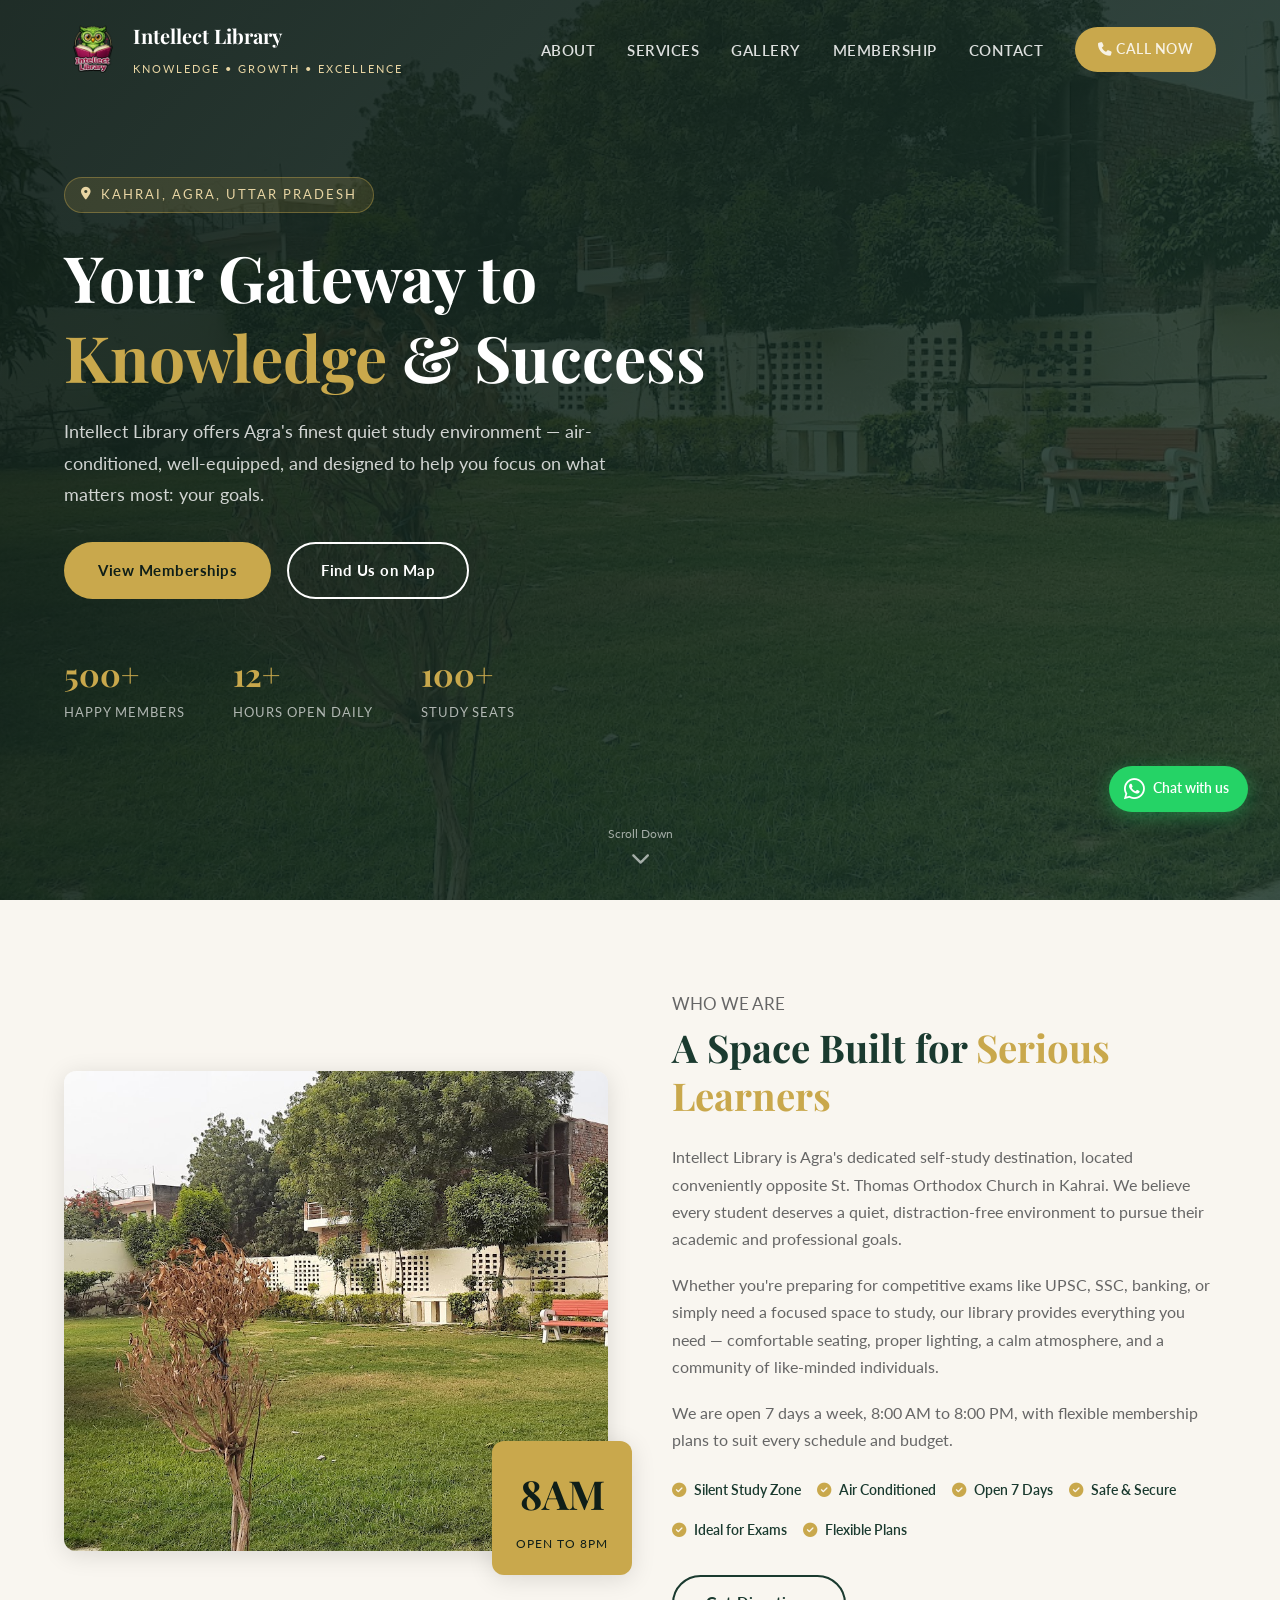
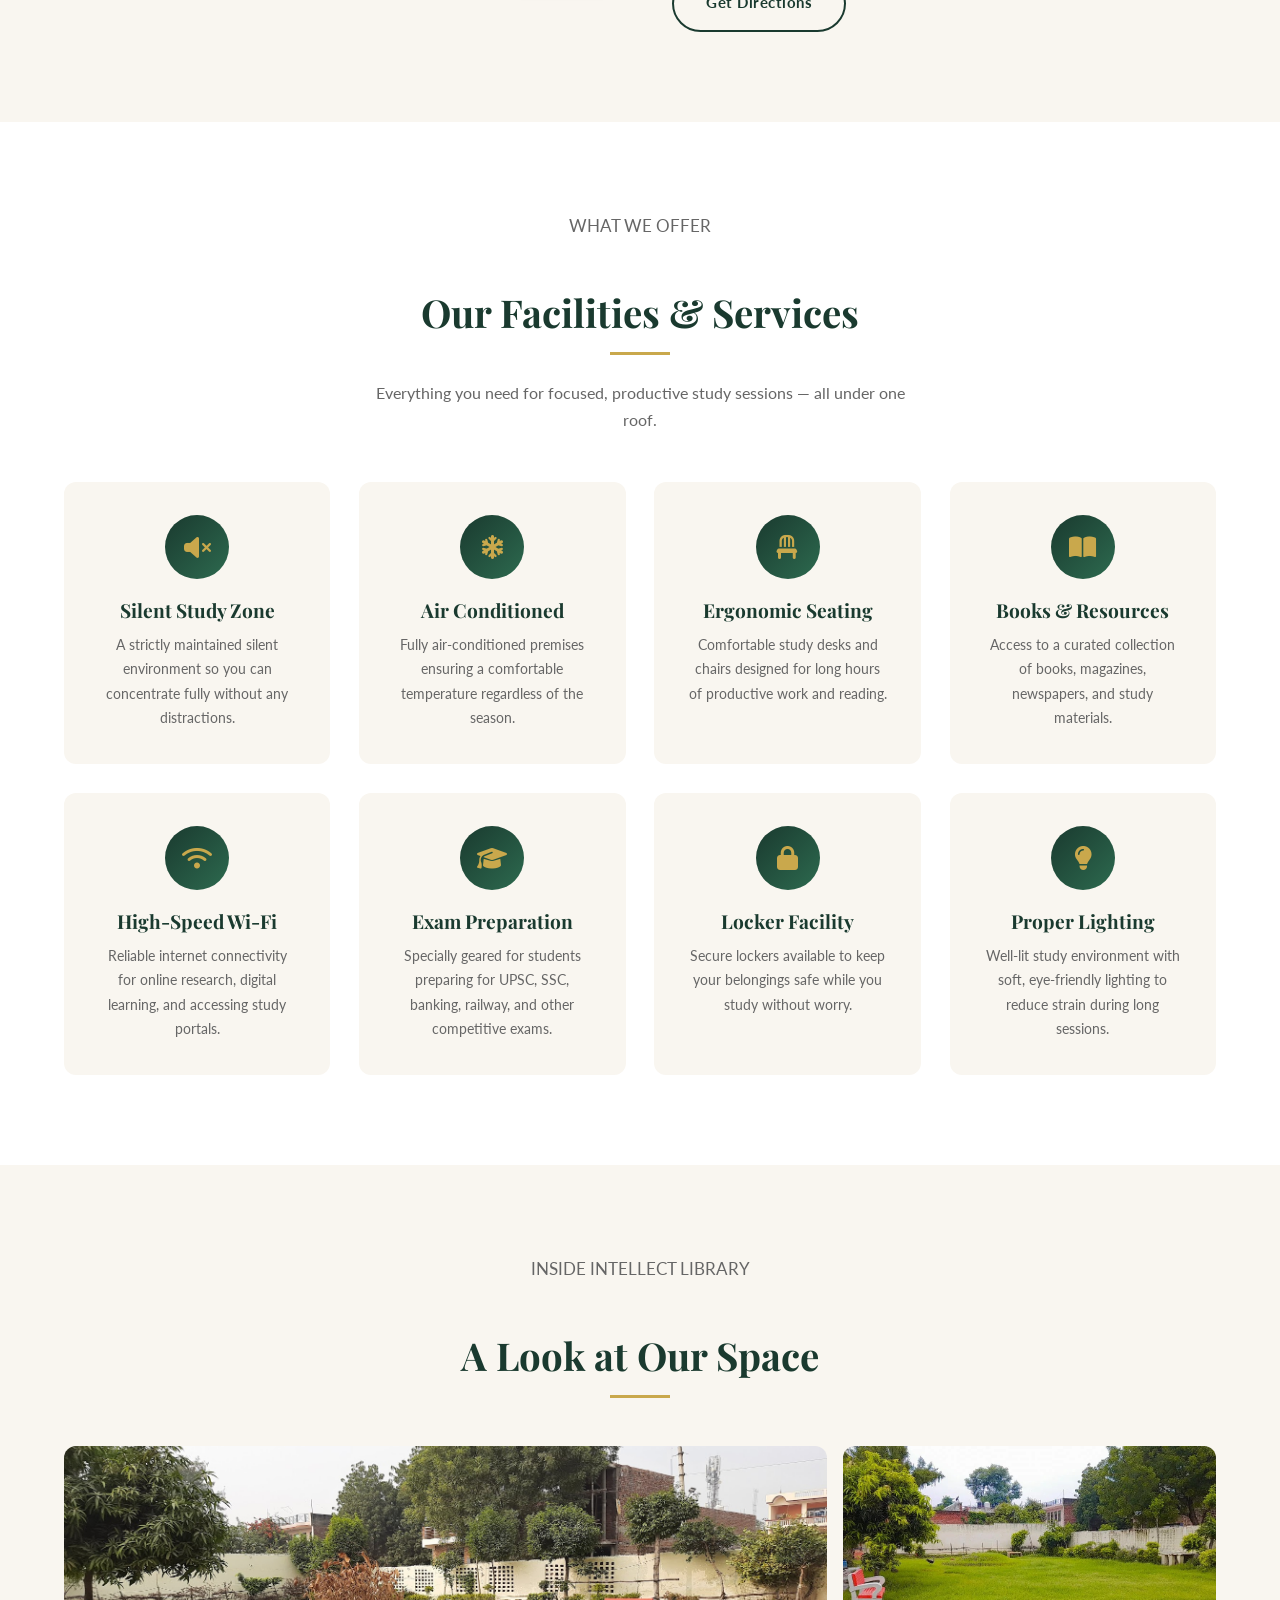
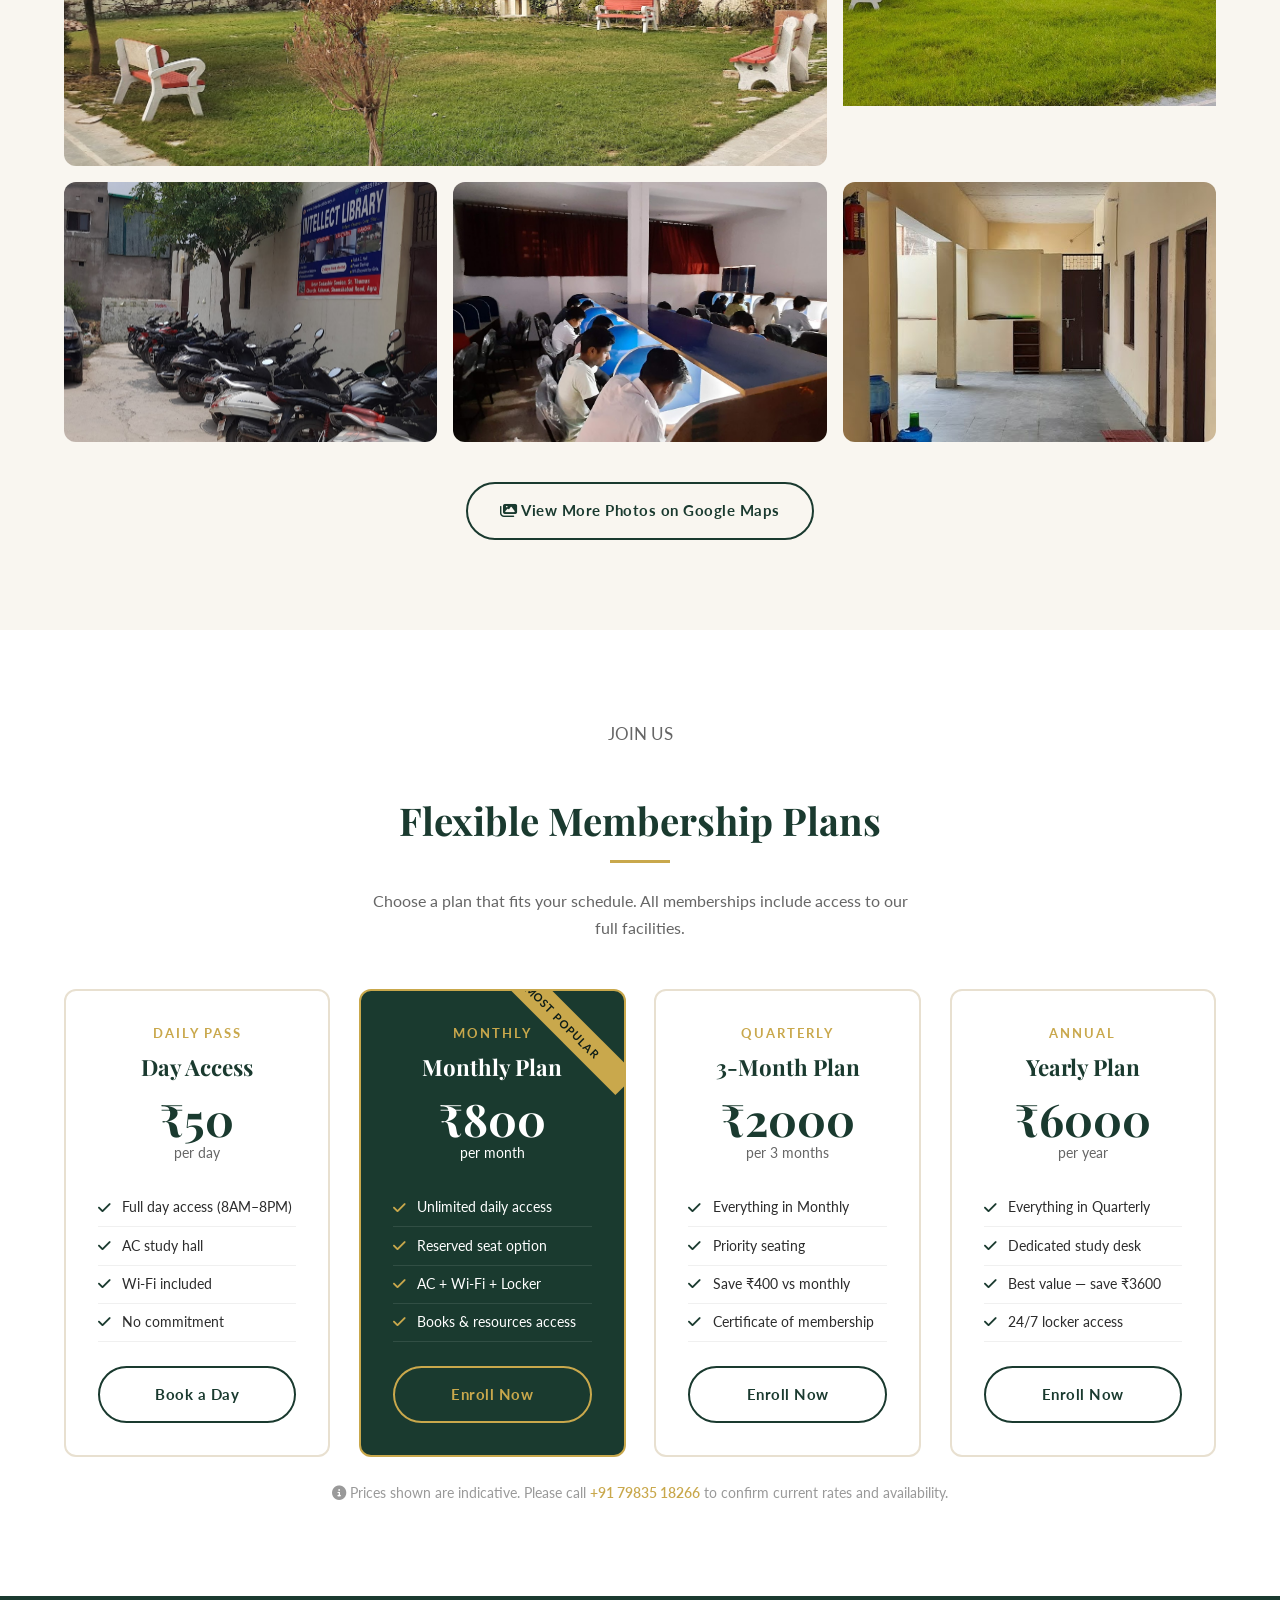
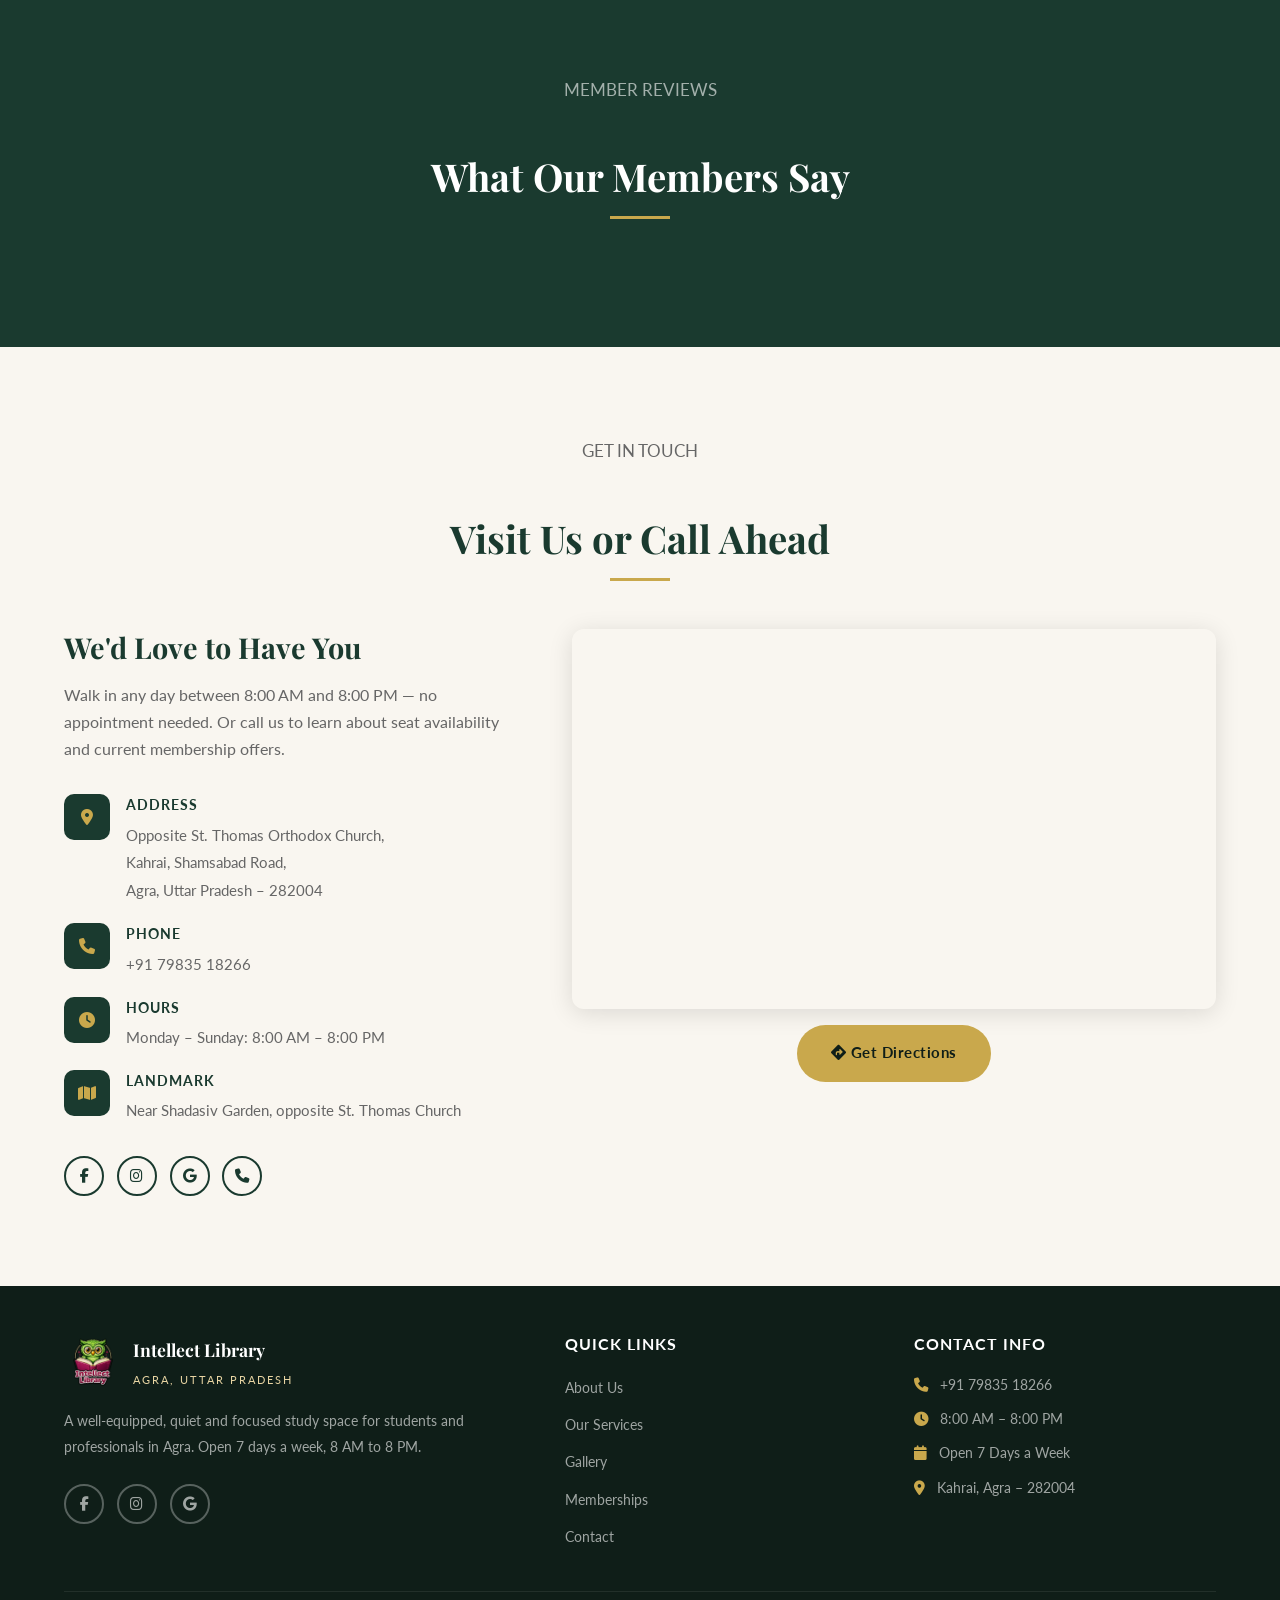
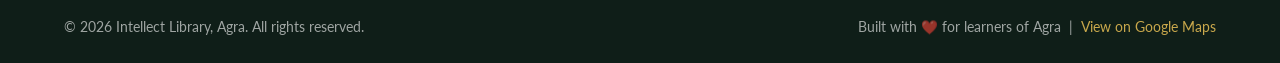
<file: index.html>
<!DOCTYPE html>
<html lang="en">
<head>
  <meta charset="UTF-8" />
  <meta name="viewport" content="width=device-width, initial-scale=1.0" />

  <!-- ══ Primary SEO ══ -->
  <title>Intellect Library Agra | Best Study Library &amp; Reading Room in Agra</title>
  <meta name="description" content="Intellect Library — Agra's top quiet study space in Kahrai, Shamsabad Road. AC hall, Wi-Fi, ergonomic seating, lockers. Open 7 days 8AM–8PM. Call +91 79835 18266." />
  <meta name="keywords" content="Intellect Library Agra, study library Agra, reading room Agra, silent study space Agra, library Kahrai, competitive exam library Agra, UPSC library Agra, SSC coaching library Agra, self study room Agra" />
  <meta name="robots" content="index, follow" />
  <meta name="author" content="Intellect Library, Agra" />
  <!-- Replace with your actual domain once deployed -->
  <link rel="canonical" href="https://www.intellectlibrary.in/" />

  <!-- ══ Geo / Local SEO ══ -->
  <meta name="geo.region" content="IN-UP" />
  <meta name="geo.placename" content="Agra, Uttar Pradesh, India" />
  <meta name="geo.position" content="27.1381253;78.0445311" />
  <meta name="ICBM" content="27.1381253, 78.0445311" />

  <!-- ══ Open Graph (Facebook / WhatsApp / LinkedIn previews) ══ -->
  <meta property="og:type" content="website" />
  <meta property="og:url" content="https://www.intellectlibrary.in/" />
  <meta property="og:site_name" content="Intellect Library Agra" />
  <meta property="og:locale" content="en_IN" />
  <meta property="og:title" content="Intellect Library Agra | Best Study Library in Agra" />
  <meta property="og:description" content="Agra's top quiet study space in Kahrai. AC rooms, Wi-Fi, ergonomic seating &amp; lockers. Open 7 days, 8AM–8PM. Flexible memberships from ₹50/day." />
  <meta property="og:image" content="https://www.intellectlibrary.in/resources/images/gallery-01.jpg" />
  <meta property="og:image:width" content="1600" />
  <meta property="og:image:height" content="1067" />
  <meta property="og:image:alt" content="Intellect Library Agra – Main Study Hall" />

  <!-- ══ Twitter Card ══ -->
  <meta name="twitter:card" content="summary_large_image" />
  <meta name="twitter:title" content="Intellect Library Agra | Best Study Library in Agra" />
  <meta name="twitter:description" content="Agra's top quiet study space in Kahrai. AC rooms, Wi-Fi, ergonomic seating &amp; lockers. Open 7 days, 8AM–8PM. Flexible memberships from ₹50/day." />
  <meta name="twitter:image" content="https://www.intellectlibrary.in/resources/images/gallery-01.jpg" />

  <!-- ══ Fonts ══ -->
  <link rel="preconnect" href="https://fonts.googleapis.com" />
  <link rel="preconnect" href="https://fonts.gstatic.com" crossorigin />
  <link href="https://fonts.googleapis.com/css2?family=Playfair+Display:wght@400;600;700;800&family=Lato:wght@300;400;600;700&display=swap" rel="stylesheet" />

  <!-- ══ Icons ══ -->
  <link rel="stylesheet" href="https://cdnjs.cloudflare.com/ajax/libs/font-awesome/6.5.0/css/all.min.css" />

  <!-- ══ Styles ══ -->
  <link rel="stylesheet" href="resources/css/style.css" />

  <!-- ══ Favicon ══ -->
  <link rel="icon" type="image/png" href="resources/images/logo.png" />
  <link rel="apple-touch-icon" href="resources/images/logo.png" />

  <!-- ══ Preload critical above-fold image ══ -->
  <link rel="preload" as="image" href="resources/images/gallery-01.jpg" />

  <!-- ══ Structured Data: Local Business (JSON-LD) ══ -->
  <script type="application/ld+json">
  {
    "@context": "https://schema.org",
    "@type": "Library",
    "name": "Intellect Library",
    "description": "Agra's premier quiet study space offering AC rooms, Wi-Fi, ergonomic seating, and flexible memberships for students and professionals preparing for competitive exams like UPSC, SSC, and banking.",
    "url": "https://www.intellectlibrary.in",
    "telephone": "+917983518266",
    "image": "https://www.intellectlibrary.in/resources/images/gallery-01.jpg",
    "priceRange": "₹50 - ₹6000",
    "address": {
      "@type": "PostalAddress",
      "streetAddress": "Opposite St. Thomas Orthodox Church, Kahrai, Shamsabad Road",
      "addressLocality": "Agra",
      "addressRegion": "Uttar Pradesh",
      "postalCode": "282004",
      "addressCountry": "IN"
    },
    "geo": {
      "@type": "GeoCoordinates",
      "latitude": 27.1381253,
      "longitude": 78.0445311
    },
    "openingHoursSpecification": [
      {
        "@type": "OpeningHoursSpecification",
        "dayOfWeek": ["Monday","Tuesday","Wednesday","Thursday","Friday","Saturday","Sunday"],
        "opens": "08:00",
        "closes": "20:00"
      }
    ],
    "sameAs": [
      "https://www.facebook.com/IntellectLibrary/",
      "https://www.instagram.com/intellectlibrary_agra",
      "https://maps.app.goo.gl/mLQUNg2RF5uqsFFL7"
    ],
    "amenityFeature": [
      {"@type": "LocationFeatureSpecification", "name": "Air Conditioning", "value": true},
      {"@type": "LocationFeatureSpecification", "name": "Free Wi-Fi", "value": true},
      {"@type": "LocationFeatureSpecification", "name": "Silent Study Zone", "value": true},
      {"@type": "LocationFeatureSpecification", "name": "Locker Facility", "value": true},
      {"@type": "LocationFeatureSpecification", "name": "Ergonomic Seating", "value": true}
    ]
  }
  </script>
</head>
<body>

  <!-- ══════ NAVBAR ══════ -->
  <nav id="navbar" aria-label="Main navigation">
    <div class="container nav-inner">
      <a href="#hero" class="logo">
        <img src="resources/images/logo.png" alt="Intellect Library Logo" style="width:58px;height:58px;" />
        <div class="logo-text">
          <span class="name">Intellect Library</span>
          <span class="tagline">Knowledge &bull; Growth &bull; Excellence</span>
        </div>
      </a>
      <ul class="nav-links">
        <li><a href="#about">About</a></li>
        <li><a href="#services">Services</a></li>
        <li><a href="#gallery">Gallery</a></li>
        <li><a href="#membership">Membership</a></li>
        <li><a href="#contact">Contact</a></li>
        <li><a href="tel:+917983518266" class="btn btn-primary" style="padding:.55rem 1.3rem;font-size:.85rem;">
          <i class="fas fa-phone"></i> Call Now
        </a></li>
      </ul>
      <div class="hamburger">
        <span></span><span></span><span></span>
      </div>
    </div>
  </nav>

  <main id="main-content">
  <!-- ══════ HERO ══════ -->
  <section id="hero">
    <div class="hero-bg"></div>
    <div class="hero-overlay"></div>
    <div class="container">
      <div class="hero-content">
        <div class="hero-badge">
          <i class="fas fa-map-marker-alt"></i> Kahrai, Agra, Uttar Pradesh
        </div>
        <h1>Your Gateway to <span>Knowledge</span> &amp; Success</h1>
        <p class="hero-desc">
          Intellect Library offers Agra's finest quiet study environment — air-conditioned, well-equipped, and designed to help you focus on what matters most: your goals.
        </p>
        <div class="hero-cta">
          <a href="#membership" class="btn btn-primary">View Memberships</a>
          <a href="#contact" class="btn btn-outline">Find Us on Map</a>
        </div>
        <div class="hero-stats">
          <div class="stat">
            <div class="number" data-count="500">0+</div>
            <div class="label">Happy Members</div>
          </div>
          <div class="stat">
            <div class="number" data-count="12">0+</div>
            <div class="label">Hours Open Daily</div>
          </div>
          <div class="stat">
            <div class="number" data-count="100">0+</div>
            <div class="label">Study Seats</div>
          </div>
        </div>
      </div>
    </div>
    <div class="hero-scroll">
      Scroll Down <i class="fas fa-chevron-down"></i>
    </div>
  </section>

  <!-- ══════ ABOUT ══════ -->
  <section id="about" class="section">
    <div class="container">
      <div class="about-grid">
        <div class="about-img-wrap reveal">
          <img src="resources/images/gallery-01.jpg" alt="Intellect Library Interior" class="about-img-main" />
          <div class="about-img-badge">
            <span class="years">8AM</span>
            <span class="years-label">Open to 8PM</span>
          </div>
        </div>
        <div class="about-text reveal">
          <p class="section-subtitle" style="text-align:left;margin-bottom:.3rem;">WHO WE ARE</p>
          <h2 class="section-title">A Space Built for <span style="color:#c9a84c">Serious Learners</span></h2>
          <div class="divider" style="margin:1rem 0 1.5rem;"></div>
          <p>
            Intellect Library is Agra's dedicated self-study destination, located conveniently opposite St. Thomas Orthodox Church in Kahrai. We believe every student deserves a quiet, distraction-free environment to pursue their academic and professional goals.
          </p>
          <p>
            Whether you're preparing for competitive exams like UPSC, SSC, banking, or simply need a focused space to study, our library provides everything you need — comfortable seating, proper lighting, a calm atmosphere, and a community of like-minded individuals.
          </p>
          <p>
            We are open 7 days a week, 8:00 AM to 8:00 PM, with flexible membership plans to suit every schedule and budget.
          </p>
          <div class="about-features">
            <div class="about-feat-item"><i class="fas fa-check-circle"></i> Silent Study Zone</div>
            <div class="about-feat-item"><i class="fas fa-check-circle"></i> Air Conditioned</div>
            <div class="about-feat-item"><i class="fas fa-check-circle"></i> Open 7 Days</div>
            <div class="about-feat-item"><i class="fas fa-check-circle"></i> Safe &amp; Secure</div>
            <div class="about-feat-item"><i class="fas fa-check-circle"></i> Ideal for Exams</div>
            <div class="about-feat-item"><i class="fas fa-check-circle"></i> Flexible Plans</div>
          </div>
          <a href="#contact" class="btn btn-outline-dark">Get Directions</a>
        </div>
      </div>
    </div>
  </section>

  <!-- ══════ SERVICES ══════ -->
  <section id="services" class="section">
    <div class="container">
      <div class="section-header reveal">
        <p class="section-subtitle">WHAT WE OFFER</p>
        <h2 class="section-title">Our Facilities &amp; Services</h2>
        <div class="divider"></div>
        <p style="color:#666;max-width:560px;margin:0 auto;">Everything you need for focused, productive study sessions — all under one roof.</p>
      </div>
      <div class="services-grid">
        <div class="service-card reveal">
          <div class="service-icon"><i class="fas fa-volume-mute"></i></div>
          <h3>Silent Study Zone</h3>
          <p>A strictly maintained silent environment so you can concentrate fully without any distractions.</p>
        </div>
        <div class="service-card reveal">
          <div class="service-icon"><i class="fas fa-snowflake"></i></div>
          <h3>Air Conditioned</h3>
          <p>Fully air-conditioned premises ensuring a comfortable temperature regardless of the season.</p>
        </div>
        <div class="service-card reveal">
          <div class="service-icon"><i class="fas fa-chair"></i></div>
          <h3>Ergonomic Seating</h3>
          <p>Comfortable study desks and chairs designed for long hours of productive work and reading.</p>
        </div>
        <div class="service-card reveal">
          <div class="service-icon"><i class="fas fa-book-open"></i></div>
          <h3>Books &amp; Resources</h3>
          <p>Access to a curated collection of books, magazines, newspapers, and study materials.</p>
        </div>
        <div class="service-card reveal">
          <div class="service-icon"><i class="fas fa-wifi"></i></div>
          <h3>High-Speed Wi-Fi</h3>
          <p>Reliable internet connectivity for online research, digital learning, and accessing study portals.</p>
        </div>
        <div class="service-card reveal">
          <div class="service-icon"><i class="fas fa-graduation-cap"></i></div>
          <h3>Exam Preparation</h3>
          <p>Specially geared for students preparing for UPSC, SSC, banking, railway, and other competitive exams.</p>
        </div>
        <div class="service-card reveal">
          <div class="service-icon"><i class="fas fa-lock"></i></div>
          <h3>Locker Facility</h3>
          <p>Secure lockers available to keep your belongings safe while you study without worry.</p>
        </div>
        <div class="service-card reveal">
          <div class="service-icon"><i class="fas fa-lightbulb"></i></div>
          <h3>Proper Lighting</h3>
          <p>Well-lit study environment with soft, eye-friendly lighting to reduce strain during long sessions.</p>
        </div>
      </div>
    </div>
  </section>

  <!-- ══════ GALLERY ══════ -->
  <section id="gallery" class="section">
    <div class="container">
      <div class="section-header reveal">
        <p class="section-subtitle">INSIDE INTELLECT LIBRARY</p>
        <h2 class="section-title">A Look at Our Space</h2>
        <div class="divider"></div>
      </div>
      <div class="gallery-grid">
        <div class="gallery-item reveal">
          <img src="resources/images/gallery-01.jpg" alt="Intellect Library – Main Study Hall" loading="lazy" />
          <div class="gallery-overlay"><span>Main Study Hall</span></div>
        </div>
        <div class="gallery-item reveal">
          <img src="resources/images/gallery-03.jpg" alt="Intellect Library – Reading Area" loading="lazy" />
          <div class="gallery-overlay"><span>Reading Area</span></div>
        </div>
        <div class="gallery-item reveal">
          <img src="resources/images/gallery-05.jpg" alt="Intellect Library – Study Desks" loading="lazy" />
          <div class="gallery-overlay"><span>Study Desks</span></div>
        </div>
        <div class="gallery-item reveal">
          <img src="resources/images/gallery-07.jpg" alt="Intellect Library – Interior View" loading="lazy" />
          <div class="gallery-overlay"><span>Interior View</span></div>
        </div>
        <div class="gallery-item reveal">
          <img src="resources/images/gallery-08.jpg" alt="Intellect Library – Library Space" loading="lazy" />
          <div class="gallery-overlay"><span>Library Space</span></div>
        </div>
      </div>
      <div style="text-align:center;margin-top:2.5rem;">
        <a href="https://maps.app.goo.gl/mLQUNg2RF5uqsFFL7" target="_blank" rel="noopener noreferrer" class="btn btn-outline-dark">
          <i class="fas fa-images"></i> View More Photos on Google Maps
        </a>
      </div>
    </div>
  </section>

  <!-- ══════ MEMBERSHIP ══════ -->
  <section id="membership" class="section">
    <div class="container">
      <div class="section-header reveal">
        <p class="section-subtitle">JOIN US</p>
        <h2 class="section-title">Flexible Membership Plans</h2>
        <div class="divider"></div>
        <p style="color:#666;max-width:560px;margin:0 auto;">Choose a plan that fits your schedule. All memberships include access to our full facilities.</p>
      </div>
      <div class="plans-grid">
        <div class="plan-card reveal">
          <p class="plan-name">Daily Pass</p>
          <h3>Day Access</h3>
          <div class="plan-price">₹50</div>
          <div class="plan-period">per day</div>
          <ul class="plan-features">
            <li class="plan-feature"><i class="fas fa-check"></i> Full day access (8AM–8PM)</li>
            <li class="plan-feature"><i class="fas fa-check"></i> AC study hall</li>
            <li class="plan-feature"><i class="fas fa-check"></i> Wi-Fi included</li>
            <li class="plan-feature"><i class="fas fa-check"></i> No commitment</li>
          </ul>
          <a href="tel:+917983518266" class="btn btn-outline-dark" style="width:100%;text-align:center;">Book a Day</a>
        </div>
        <div class="plan-card popular reveal">
          <div class="popular-badge">Most Popular</div>
          <p class="plan-name">Monthly</p>
          <h3>Monthly Plan</h3>
          <div class="plan-price">₹800</div>
          <div class="plan-period">per month</div>
          <ul class="plan-features">
            <li class="plan-feature"><i class="fas fa-check"></i> Unlimited daily access</li>
            <li class="plan-feature"><i class="fas fa-check"></i> Reserved seat option</li>
            <li class="plan-feature"><i class="fas fa-check"></i> AC + Wi-Fi + Locker</li>
            <li class="plan-feature"><i class="fas fa-check"></i> Books &amp; resources access</li>
          </ul>
          <a href="tel:+917983518266" class="btn btn-outline" style="width:100%;text-align:center;">Enroll Now</a>
        </div>
        <div class="plan-card reveal">
          <p class="plan-name">Quarterly</p>
          <h3>3-Month Plan</h3>
          <div class="plan-price">₹2000</div>
          <div class="plan-period">per 3 months</div>
          <ul class="plan-features">
            <li class="plan-feature"><i class="fas fa-check"></i> Everything in Monthly</li>
            <li class="plan-feature"><i class="fas fa-check"></i> Priority seating</li>
            <li class="plan-feature"><i class="fas fa-check"></i> Save ₹400 vs monthly</li>
            <li class="plan-feature"><i class="fas fa-check"></i> Certificate of membership</li>
          </ul>
          <a href="tel:+917983518266" class="btn btn-outline-dark" style="width:100%;text-align:center;">Enroll Now</a>
        </div>
        <div class="plan-card reveal">
          <p class="plan-name">Annual</p>
          <h3>Yearly Plan</h3>
          <div class="plan-price">₹6000</div>
          <div class="plan-period">per year</div>
          <ul class="plan-features">
            <li class="plan-feature"><i class="fas fa-check"></i> Everything in Quarterly</li>
            <li class="plan-feature"><i class="fas fa-check"></i> Dedicated study desk</li>
            <li class="plan-feature"><i class="fas fa-check"></i> Best value — save ₹3600</li>
            <li class="plan-feature"><i class="fas fa-check"></i> 24/7 locker access</li>
          </ul>
          <a href="tel:+917983518266" class="btn btn-outline-dark" style="width:100%;text-align:center;">Enroll Now</a>
        </div>
      </div>
      <p style="text-align:center;color:#999;margin-top:1.5rem;font-size:.9rem;">
        <i class="fas fa-info-circle"></i> Prices shown are indicative. Please call <a href="tel:+917983518266" style="color:#c9a84c;font-weight:600;">+91 79835 18266</a> to confirm current rates and availability.
      </p>
    </div>
  </section>

  <!-- ══════ TESTIMONIALS ══════ -->
  <section id="testimonials" class="section">
    <div class="container">
      <div class="section-header reveal">
        <p class="section-subtitle" style="color:rgba(255,255,255,.6);">MEMBER REVIEWS</p>
        <h2 class="section-title" style="color:#fff;">What Our Members Say</h2>
        <div class="divider"></div>
      </div>
      <!-- Elfsight Google Reviews | Intellect Library -->
      <script src="https://elfsightcdn.com/platform.js" async></script>
      <div class="elfsight-app-ccef91a5-8c69-4925-9396-b079a695922f" data-elfsight-app-lazy></div>
    </div>
  </section>

  <!-- ══════ CONTACT ══════ -->
  <section id="contact" class="section">
    <div class="container">
      <div class="section-header reveal">
        <p class="section-subtitle">GET IN TOUCH</p>
        <h2 class="section-title">Visit Us or Call Ahead</h2>
        <div class="divider"></div>
      </div>
      <div class="contact-grid">
        <div class="contact-info reveal">
          <h3>We'd Love to Have You</h3>
          <p>Walk in any day between 8:00 AM and 8:00 PM — no appointment needed. Or call us to learn about seat availability and current membership offers.</p>
          <div class="contact-items">
            <div class="contact-item">
              <div class="contact-item-icon"><i class="fas fa-map-marker-alt"></i></div>
              <div class="contact-item-text">
                <strong>Address</strong>
                <span>Opposite St. Thomas Orthodox Church,<br>Kahrai, Shamsabad Road,<br>Agra, Uttar Pradesh – 282004</span>
              </div>
            </div>
            <div class="contact-item">
              <div class="contact-item-icon"><i class="fas fa-phone"></i></div>
              <div class="contact-item-text">
                <strong>Phone</strong>
                <a href="tel:+917983518266">+91 79835 18266</a>
              </div>
            </div>
            <div class="contact-item">
              <div class="contact-item-icon"><i class="fas fa-clock"></i></div>
              <div class="contact-item-text">
                <strong>Hours</strong>
                <span>Monday – Sunday: 8:00 AM – 8:00 PM</span>
              </div>
            </div>
            <div class="contact-item">
              <div class="contact-item-icon"><i class="fas fa-map"></i></div>
              <div class="contact-item-text">
                <strong>Landmark</strong>
                <span>Near Shadasiv Garden, opposite St. Thomas Church</span>
              </div>
            </div>
          </div>
          <div class="social-links" style="margin-top:2rem;">
            <a href="https://www.facebook.com/IntellectLibrary/" target="_blank" rel="noopener noreferrer" class="social-link" title="Facebook"><i class="fab fa-facebook-f"></i></a>
            <a href="https://www.instagram.com/intellectlibrary_agra?igsh=bWI2b2RtbDNuczIy" target="_blank" rel="noopener noreferrer" class="social-link" title="Instagram"><i class="fab fa-instagram"></i></a>
            <a href="https://maps.app.goo.gl/mLQUNg2RF5uqsFFL7" target="_blank" rel="noopener noreferrer" class="social-link" title="Google Maps"><i class="fab fa-google"></i></a>
            <a href="tel:+917983518266" class="social-link" title="Call Us"><i class="fas fa-phone"></i></a>
          </div>
        </div>
        <div class="reveal">
          <div class="map-wrap">
            <iframe
              src="https://www.google.com/maps/embed?pb=!1m18!1m12!1m3!1d3547.4!2d78.0423!3d27.1381!2m3!1f0!2f0!3f0!3m2!1i1024!2i768!4f13.1!3m3!1m2!1s0x397471b382bf4e37%3A0xe16a4c2346e96cce!2sIntellect%20Library!5e0!3m2!1sen!2sin!4v1700000000000!5m2!1sen!2sin"
              allowfullscreen=""
              loading="lazy"
              referrerpolicy="no-referrer-when-downgrade"
              title="Intellect Library Location Map"
            ></iframe>
          </div>
          <div style="margin-top:1rem;text-align:center;">
            <a href="https://maps.app.goo.gl/mLQUNg2RF5uqsFFL7" target="_blank" rel="noopener noreferrer" class="btn btn-primary">
              <i class="fas fa-directions"></i> Get Directions
            </a>
          </div>
        </div>
      </div>
    </div>
  </section>

  </main>

  <!-- ══════ FOOTER ══════ -->
  <footer id="footer">
    <div class="container">
      <div class="footer-grid">
        <div class="footer-brand">
          <a href="#hero" class="logo">
            <img src="resources/images/logo.png" alt="Intellect Library Logo" style="width:58px;height:58px;" />
            <div class="logo-text">
              <span class="name" style="font-size:1.1rem;">Intellect Library</span>
              <span class="tagline">Agra, Uttar Pradesh</span>
            </div>
          </a>
          <p style="margin-top:1rem;">A well-equipped, quiet and focused study space for students and professionals in Agra. Open 7 days a week, 8 AM to 8 PM.</p>
          <div class="social-links" style="margin-top:1rem;">
            <a href="https://www.facebook.com/IntellectLibrary/" target="_blank" rel="noopener noreferrer" class="social-link" style="border-color:rgba(255,255,255,.3);color:rgba(255,255,255,.6)"><i class="fab fa-facebook-f"></i></a>
            <a href="https://www.instagram.com/intellectlibrary_agra?igsh=bWI2b2RtbDNuczIy" target="_blank" rel="noopener noreferrer" class="social-link" style="border-color:rgba(255,255,255,.3);color:rgba(255,255,255,.6)"><i class="fab fa-instagram"></i></a>
            <a href="https://maps.app.goo.gl/mLQUNg2RF5uqsFFL7" target="_blank" rel="noopener noreferrer" class="social-link" style="border-color:rgba(255,255,255,.3);color:rgba(255,255,255,.6)"><i class="fab fa-google"></i></a>
          </div>
        </div>
        <div class="footer-col">
          <h4>Quick Links</h4>
          <ul>
            <li><a href="#about">About Us</a></li>
            <li><a href="#services">Our Services</a></li>
            <li><a href="#gallery">Gallery</a></li>
            <li><a href="#membership">Memberships</a></li>
            <li><a href="#contact">Contact</a></li>
          </ul>
        </div>
        <div class="footer-col">
          <h4>Contact Info</h4>
          <ul>
            <li style="color:rgba(255,255,255,.6);font-size:.9rem;margin-bottom:.6rem;">
              <i class="fas fa-phone" style="color:#c9a84c;margin-right:.5rem;"></i>
              <a href="tel:+917983518266" style="color:rgba(255,255,255,.6)">+91 79835 18266</a>
            </li>
            <li style="color:rgba(255,255,255,.6);font-size:.9rem;margin-bottom:.6rem;">
              <i class="fas fa-clock" style="color:#c9a84c;margin-right:.5rem;"></i> 8:00 AM – 8:00 PM
            </li>
            <li style="color:rgba(255,255,255,.6);font-size:.9rem;margin-bottom:.6rem;">
              <i class="fas fa-calendar" style="color:#c9a84c;margin-right:.5rem;"></i> Open 7 Days a Week
            </li>
            <li style="color:rgba(255,255,255,.6);font-size:.9rem;">
              <i class="fas fa-map-marker-alt" style="color:#c9a84c;margin-right:.5rem;"></i>
              Kahrai, Agra – 282004
            </li>
          </ul>
        </div>
      </div>
      <div class="footer-bottom">
        <p>&copy; 2026 Intellect Library, Agra. All rights reserved.</p>
        <p>Built with ❤️ for learners of Agra &nbsp;|&nbsp; <a href="https://maps.app.goo.gl/mLQUNg2RF5uqsFFL7" target="_blank" rel="noopener noreferrer">View on Google Maps</a></p>
      </div>
    </div>
  </footer>

  <!-- Back to Top -->
  <a href="#hero" id="back-top" title="Back to top"><i class="fas fa-chevron-up"></i></a>

  <!-- WhatsApp Chat Button -->
  <a href="https://wa.me/917983518266?text=Hello%20Intellect%20Library!%20I%20would%20like%20to%20know%20more%20about%20membership%20and%20availability."
     target="_blank" rel="noopener noreferrer"
     id="whatsapp-btn"
     title="Chat with us on WhatsApp"
     aria-label="Chat on WhatsApp">
    <i class="fab fa-whatsapp"></i>
    <span class="wa-label">Chat with us</span>
  </a>

  <!-- Scripts -->
  <script src="resources/js/main.js" defer></script>
</body>
</html>
</file>
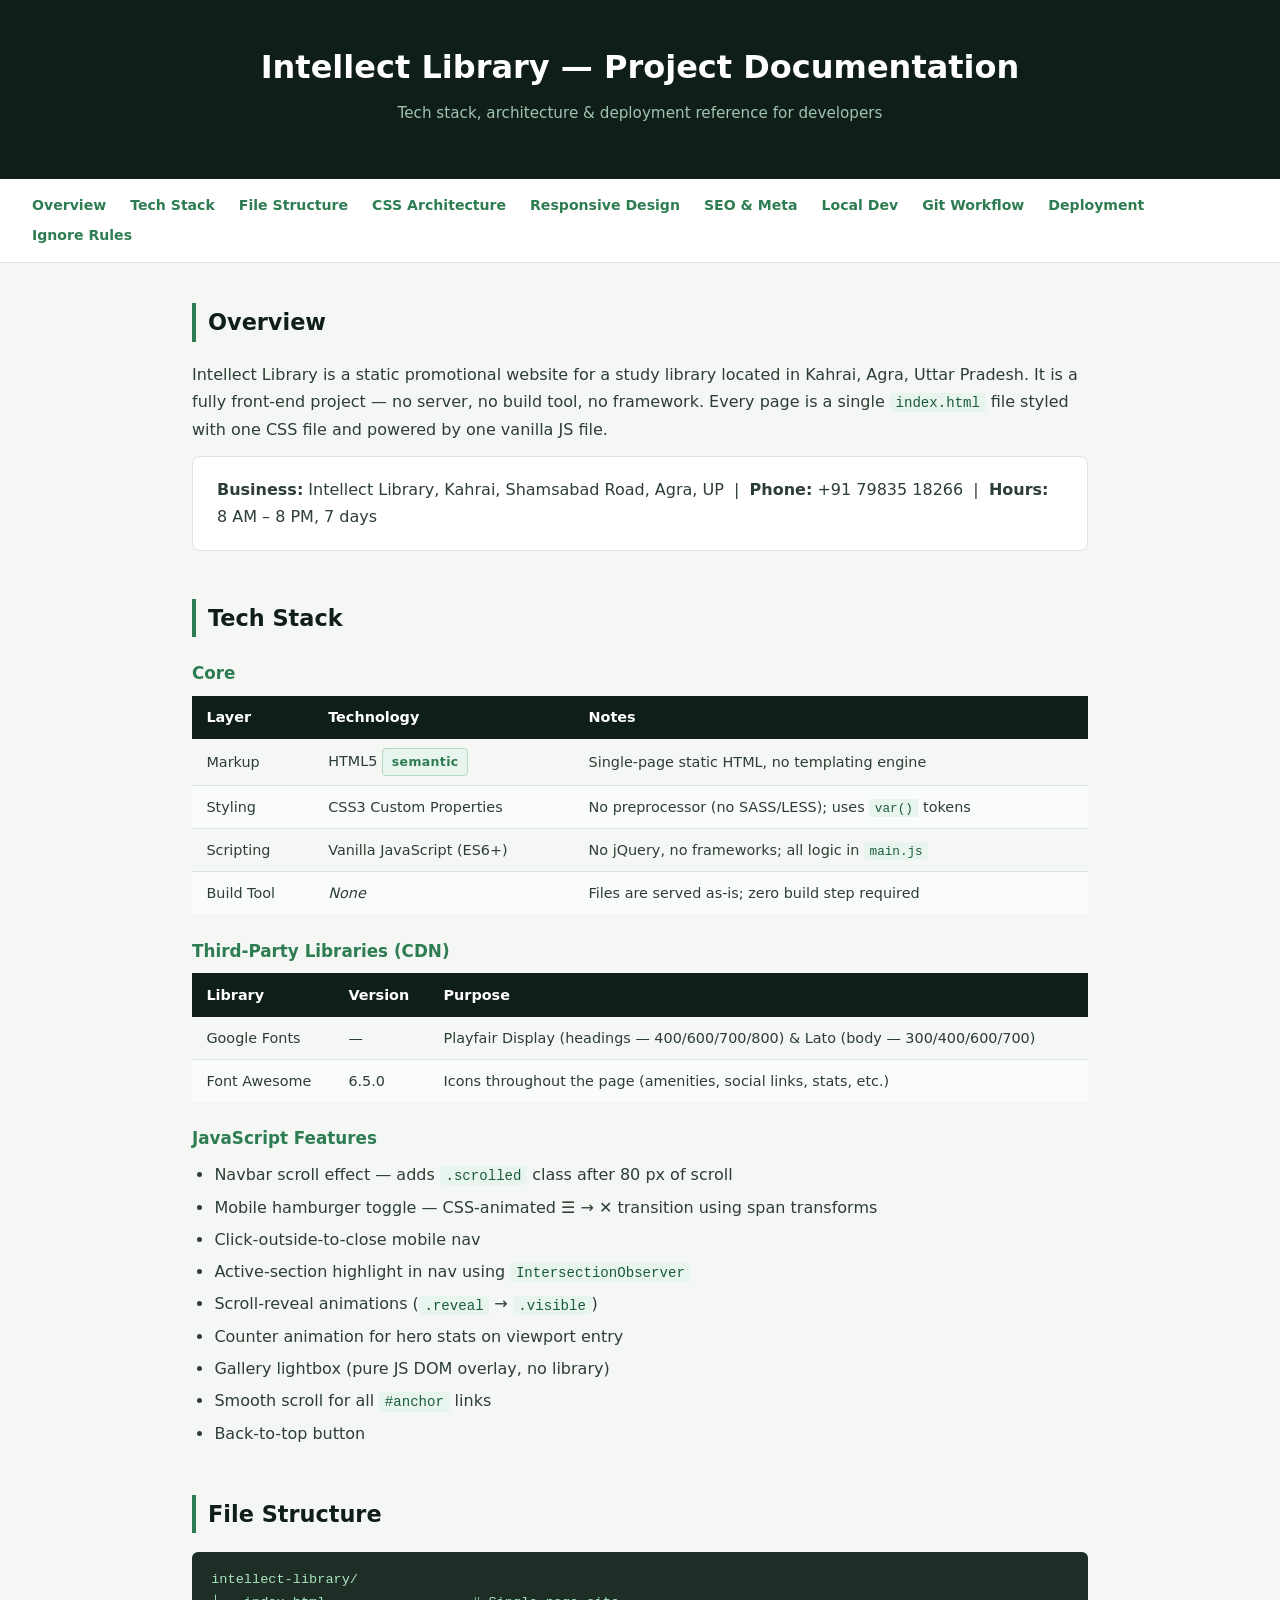
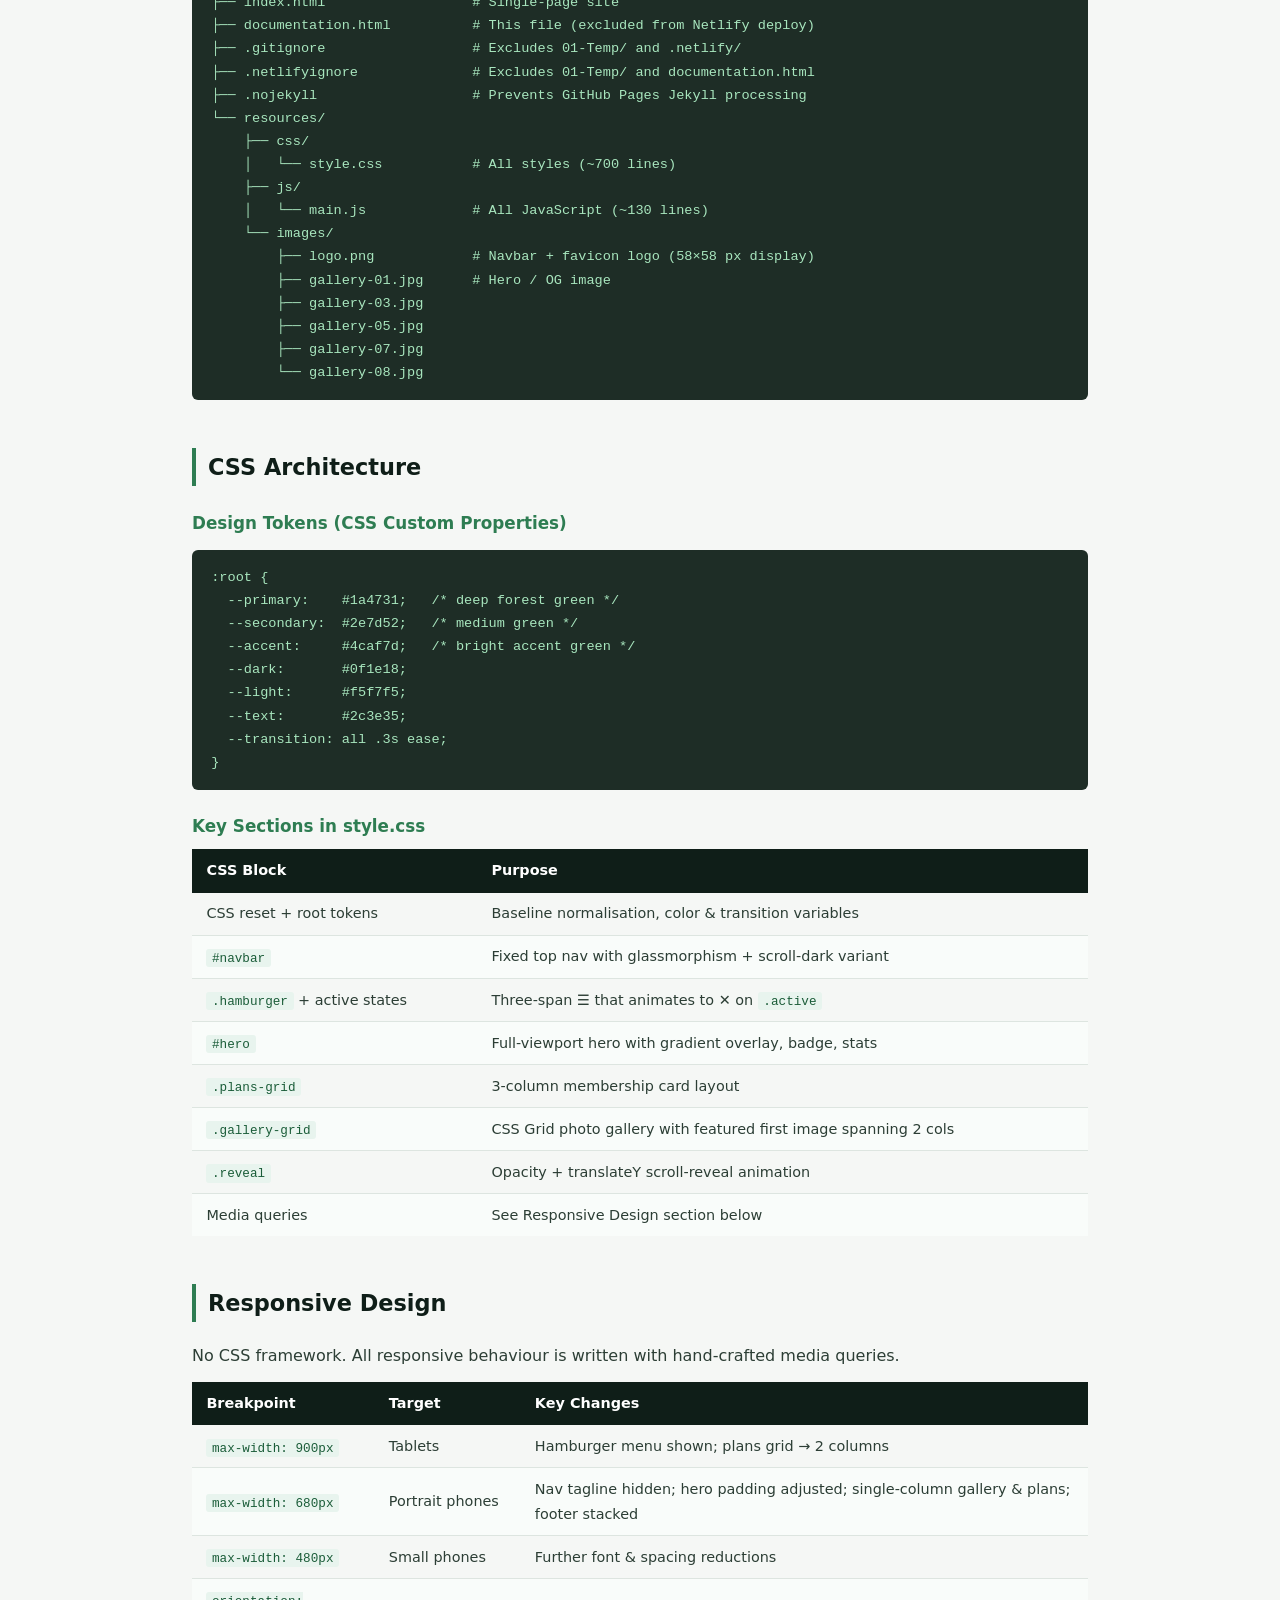
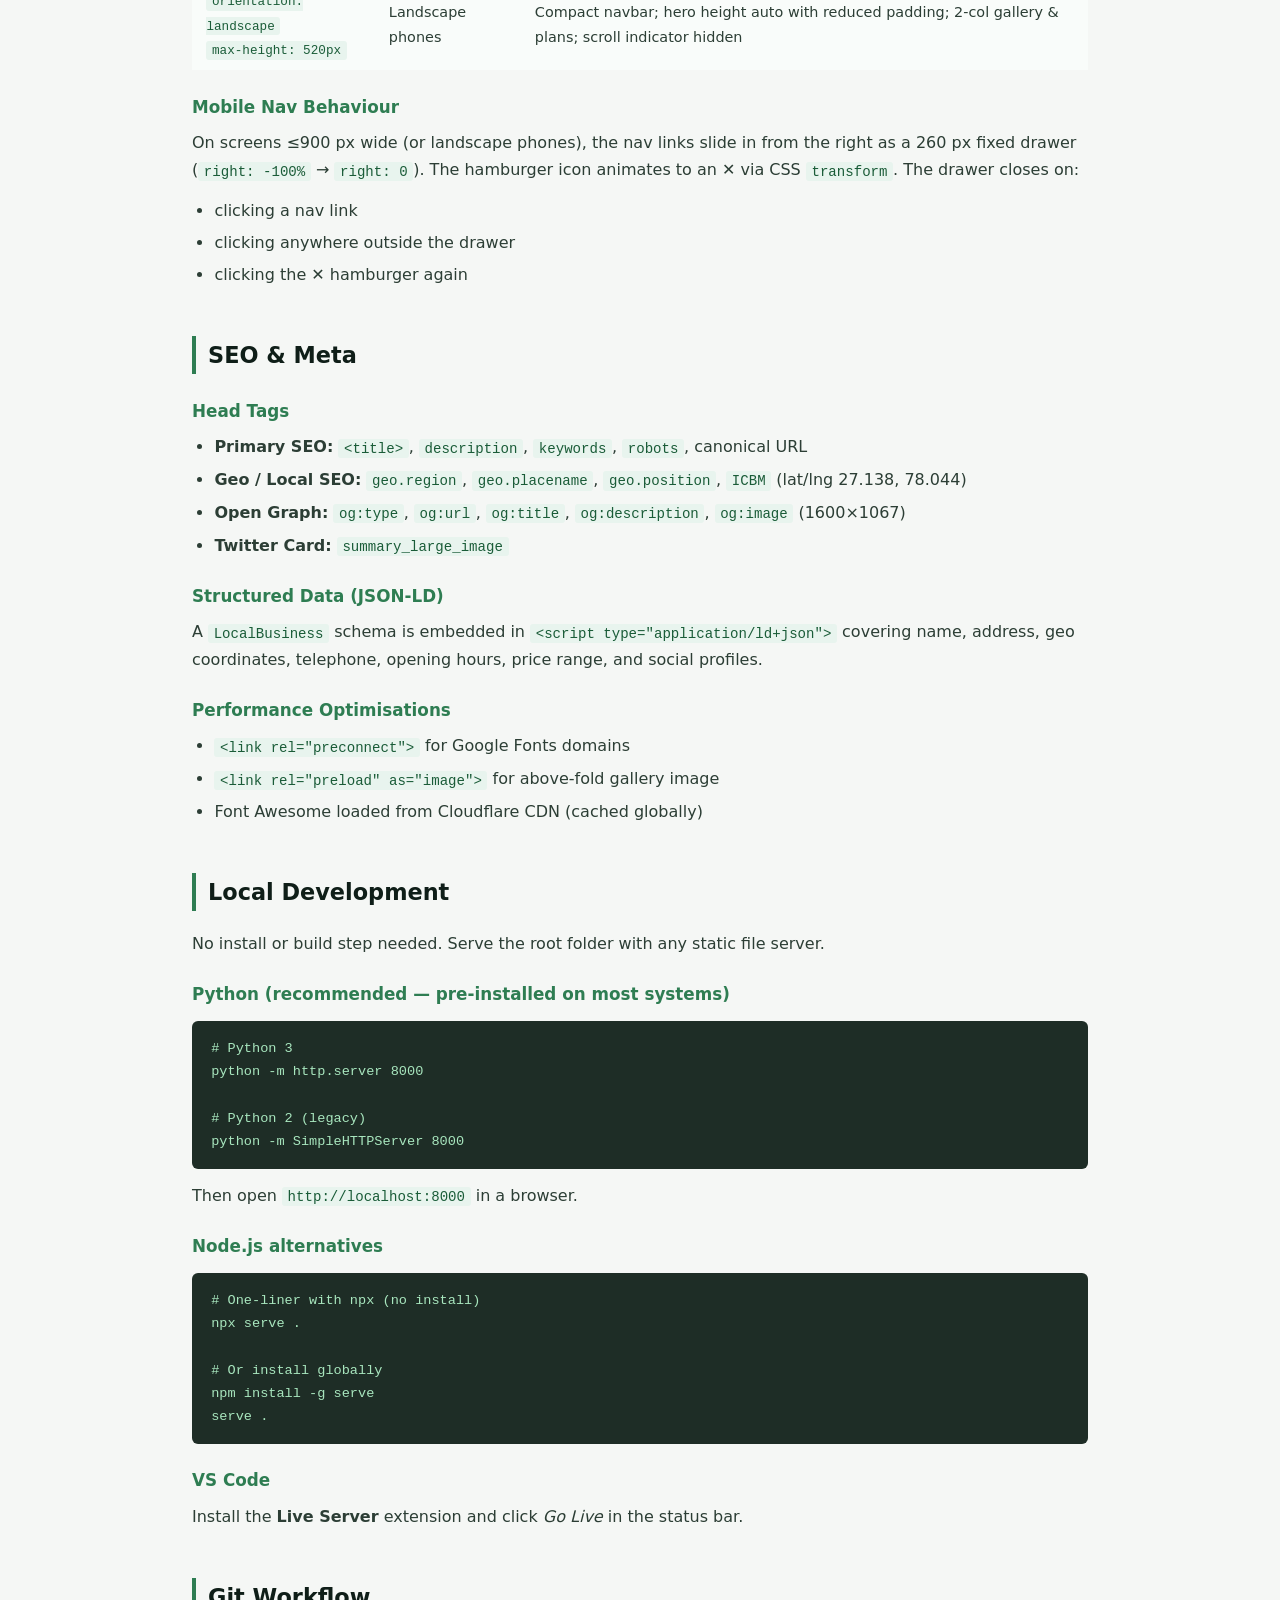
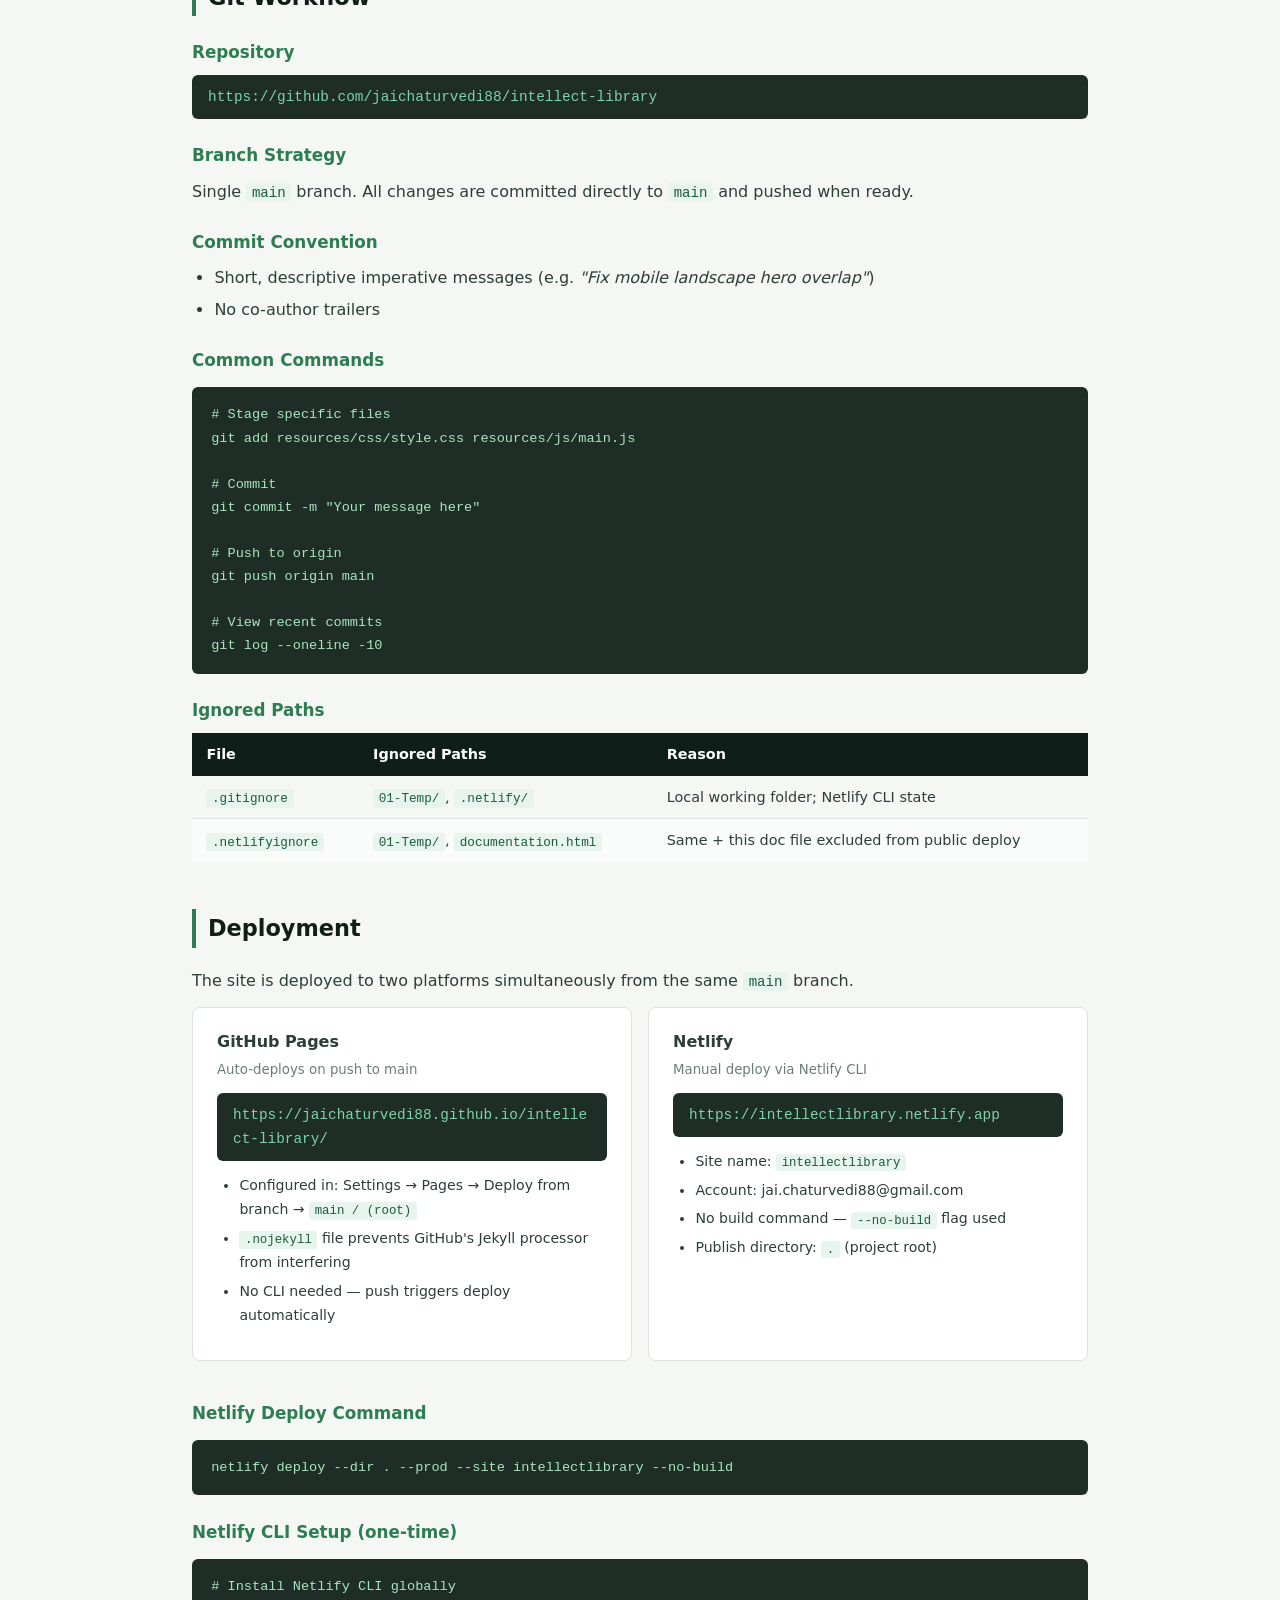
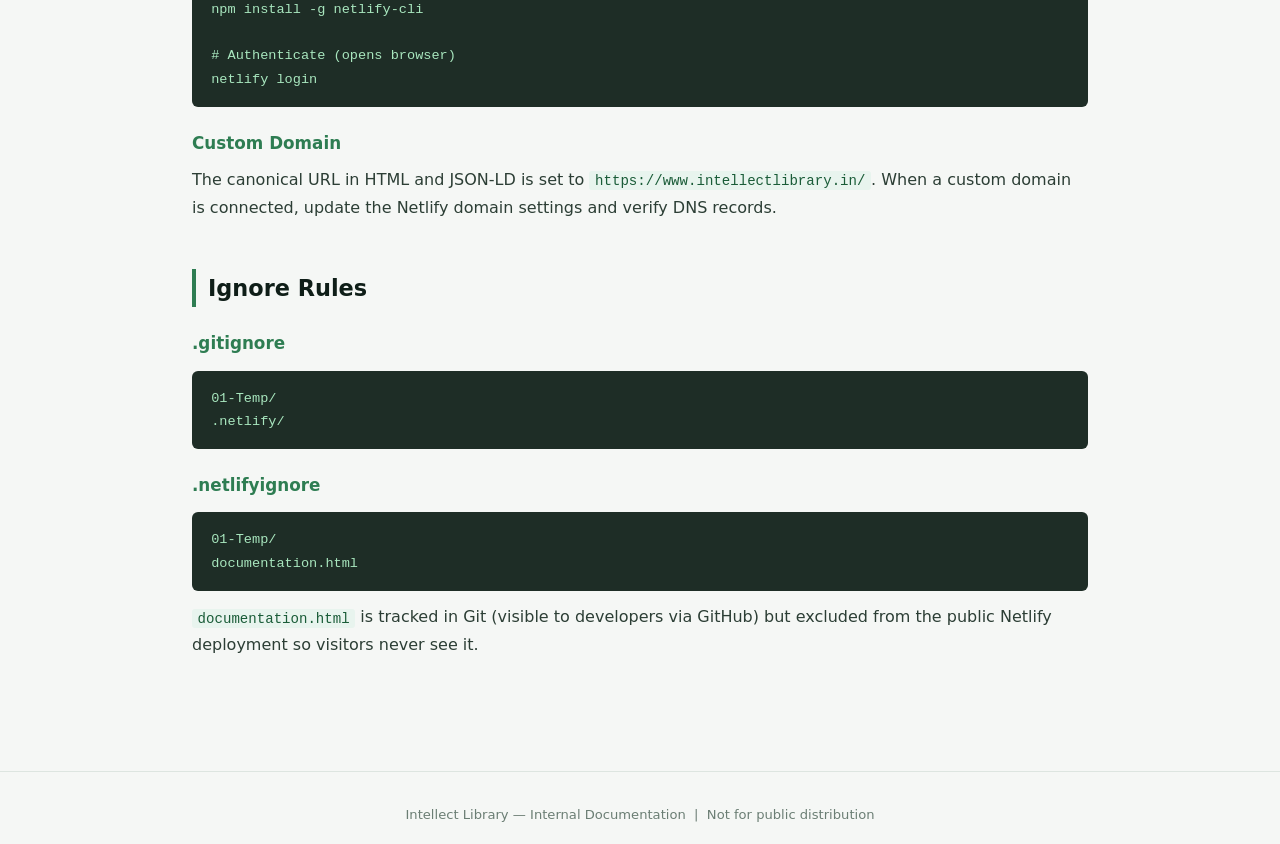
<file: documentation.html>
<!DOCTYPE html>
<html lang="en">
<head>
  <meta charset="UTF-8" />
  <meta name="viewport" content="width=device-width, initial-scale=1.0" />
  <title>Documentation — Intellect Library</title>
  <style>
    *, *::before, *::after { box-sizing: border-box; margin: 0; padding: 0; }

    :root {
      --green:   #2e7d52;
      --dark:    #0f1e18;
      --light:   #f5f7f5;
      --border:  #dde5e0;
      --text:    #2c3e35;
      --muted:   #6b7e74;
      --code-bg: #1e2d26;
    }

    body {
      font-family: 'Segoe UI', system-ui, sans-serif;
      background: var(--light);
      color: var(--text);
      line-height: 1.7;
    }

    header {
      background: var(--dark);
      color: #fff;
      padding: 2.5rem 2rem;
      text-align: center;
    }
    header h1 { font-size: 2rem; font-weight: 700; }
    header p  { color: #a0c4b0; margin-top: .4rem; font-size: .95rem; }

    nav.toc {
      background: #fff;
      border-bottom: 1px solid var(--border);
      padding: .9rem 2rem;
      display: flex;
      flex-wrap: wrap;
      gap: .4rem 1.5rem;
    }
    nav.toc a { color: var(--green); text-decoration: none; font-size: .88rem; font-weight: 600; }
    nav.toc a:hover { text-decoration: underline; }

    main {
      max-width: 960px;
      margin: 0 auto;
      padding: 2.5rem 2rem 4rem;
    }

    section { margin-bottom: 3rem; }

    h2 {
      font-size: 1.4rem;
      color: var(--dark);
      border-left: 4px solid var(--green);
      padding-left: .75rem;
      margin-bottom: 1.2rem;
    }

    h3 {
      font-size: 1.05rem;
      color: var(--green);
      margin: 1.4rem 0 .5rem;
    }

    p { margin-bottom: .8rem; }

    ul, ol { margin: .5rem 0 .8rem 1.4rem; }
    li { margin-bottom: .3rem; }

    a { color: var(--green); }

    .card {
      background: #fff;
      border: 1px solid var(--border);
      border-radius: 8px;
      padding: 1.2rem 1.5rem;
      margin-bottom: 1rem;
    }

    .badge {
      display: inline-block;
      background: #e8f4ee;
      color: var(--green);
      border: 1px solid #b2d9c3;
      border-radius: 4px;
      padding: .15rem .55rem;
      font-size: .78rem;
      font-weight: 700;
      letter-spacing: .03em;
      vertical-align: middle;
    }

    table {
      width: 100%;
      border-collapse: collapse;
      font-size: .9rem;
    }
    th {
      background: var(--dark);
      color: #fff;
      text-align: left;
      padding: .6rem .9rem;
      font-weight: 600;
    }
    td { padding: .55rem .9rem; border-bottom: 1px solid var(--border); }
    tr:last-child td { border-bottom: none; }
    tr:nth-child(even) td { background: #f9fcfa; }

    pre {
      background: var(--code-bg);
      color: #a8e6be;
      border-radius: 6px;
      padding: 1rem 1.2rem;
      overflow-x: auto;
      font-family: 'Cascadia Code', 'Fira Mono', 'Consolas', monospace;
      font-size: .85rem;
      margin: .8rem 0;
    }

    code {
      font-family: 'Cascadia Code', 'Fira Mono', 'Consolas', monospace;
      background: #e8f4ee;
      color: #1a5c38;
      padding: .1rem .35rem;
      border-radius: 3px;
      font-size: .88em;
    }

    .grid-2 {
      display: grid;
      grid-template-columns: 1fr 1fr;
      gap: 1rem;
    }

    .url-box {
      background: var(--code-bg);
      color: #7dd3a8;
      border-radius: 6px;
      padding: .6rem 1rem;
      font-family: monospace;
      font-size: .9rem;
      word-break: break-all;
    }

    footer {
      text-align: center;
      color: var(--muted);
      font-size: .82rem;
      padding: 2rem;
      border-top: 1px solid var(--border);
    }

    @media (max-width: 640px) {
      .grid-2 { grid-template-columns: 1fr; }
      nav.toc { gap: .3rem .8rem; }
    }
  </style>
</head>
<body>

<header>
  <h1>Intellect Library — Project Documentation</h1>
  <p>Tech stack, architecture &amp; deployment reference for developers</p>
</header>

<nav class="toc">
  <a href="#overview">Overview</a>
  <a href="#tech-stack">Tech Stack</a>
  <a href="#file-structure">File Structure</a>
  <a href="#css-architecture">CSS Architecture</a>
  <a href="#responsive">Responsive Design</a>
  <a href="#seo">SEO &amp; Meta</a>
  <a href="#local-dev">Local Dev</a>
  <a href="#git">Git Workflow</a>
  <a href="#deployment">Deployment</a>
  <a href="#ignore-rules">Ignore Rules</a>
</nav>

<main>

  <!-- ── Overview ── -->
  <section id="overview">
    <h2>Overview</h2>
    <p>
      Intellect Library is a static promotional website for a study library located in Kahrai, Agra,
      Uttar Pradesh. It is a fully front-end project — no server, no build tool, no framework.
      Every page is a single <code>index.html</code> file styled with one CSS file and powered by
      one vanilla JS file.
    </p>
    <div class="card">
      <strong>Business:</strong> Intellect Library, Kahrai, Shamsabad Road, Agra, UP &nbsp;|&nbsp;
      <strong>Phone:</strong> +91 79835 18266 &nbsp;|&nbsp;
      <strong>Hours:</strong> 8 AM – 8 PM, 7 days
    </div>
  </section>

  <!-- ── Tech Stack ── -->
  <section id="tech-stack">
    <h2>Tech Stack</h2>

    <h3>Core</h3>
    <table>
      <thead><tr><th>Layer</th><th>Technology</th><th>Notes</th></tr></thead>
      <tbody>
        <tr><td>Markup</td><td>HTML5 <span class="badge">semantic</span></td><td>Single-page static HTML, no templating engine</td></tr>
        <tr><td>Styling</td><td>CSS3 Custom Properties</td><td>No preprocessor (no SASS/LESS); uses <code>var()</code> tokens</td></tr>
        <tr><td>Scripting</td><td>Vanilla JavaScript (ES6+)</td><td>No jQuery, no frameworks; all logic in <code>main.js</code></td></tr>
        <tr><td>Build Tool</td><td><em>None</em></td><td>Files are served as-is; zero build step required</td></tr>
      </tbody>
    </table>

    <h3>Third-Party Libraries (CDN)</h3>
    <table>
      <thead><tr><th>Library</th><th>Version</th><th>Purpose</th></tr></thead>
      <tbody>
        <tr>
          <td>Google Fonts</td>
          <td>—</td>
          <td>Playfair Display (headings — 400/600/700/800) &amp; Lato (body — 300/400/600/700)</td>
        </tr>
        <tr>
          <td>Font Awesome</td>
          <td>6.5.0</td>
          <td>Icons throughout the page (amenities, social links, stats, etc.)</td>
        </tr>
      </tbody>
    </table>

    <h3>JavaScript Features</h3>
    <ul>
      <li>Navbar scroll effect — adds <code>.scrolled</code> class after 80 px of scroll</li>
      <li>Mobile hamburger toggle — CSS-animated ☰ → ✕ transition using span transforms</li>
      <li>Click-outside-to-close mobile nav</li>
      <li>Active-section highlight in nav using <code>IntersectionObserver</code></li>
      <li>Scroll-reveal animations (<code>.reveal</code> → <code>.visible</code>)</li>
      <li>Counter animation for hero stats on viewport entry</li>
      <li>Gallery lightbox (pure JS DOM overlay, no library)</li>
      <li>Smooth scroll for all <code>#anchor</code> links</li>
      <li>Back-to-top button</li>
    </ul>
  </section>

  <!-- ── File Structure ── -->
  <section id="file-structure">
    <h2>File Structure</h2>
    <pre>intellect-library/
├── index.html                  # Single-page site
├── documentation.html          # This file (excluded from Netlify deploy)
├── .gitignore                  # Excludes 01-Temp/ and .netlify/
├── .netlifyignore              # Excludes 01-Temp/ and documentation.html
├── .nojekyll                   # Prevents GitHub Pages Jekyll processing
└── resources/
    ├── css/
    │   └── style.css           # All styles (~700 lines)
    ├── js/
    │   └── main.js             # All JavaScript (~130 lines)
    └── images/
        ├── logo.png            # Navbar + favicon logo (58×58 px display)
        ├── gallery-01.jpg      # Hero / OG image
        ├── gallery-03.jpg
        ├── gallery-05.jpg
        ├── gallery-07.jpg
        └── gallery-08.jpg</pre>
  </section>

  <!-- ── CSS Architecture ── -->
  <section id="css-architecture">
    <h2>CSS Architecture</h2>

    <h3>Design Tokens (CSS Custom Properties)</h3>
    <pre>:root {
  --primary:    #1a4731;   /* deep forest green */
  --secondary:  #2e7d52;   /* medium green */
  --accent:     #4caf7d;   /* bright accent green */
  --dark:       #0f1e18;
  --light:      #f5f7f5;
  --text:       #2c3e35;
  --transition: all .3s ease;
}</pre>

    <h3>Key Sections in style.css</h3>
    <table>
      <thead><tr><th>CSS Block</th><th>Purpose</th></tr></thead>
      <tbody>
        <tr><td>CSS reset + root tokens</td><td>Baseline normalisation, color &amp; transition variables</td></tr>
        <tr><td><code>#navbar</code></td><td>Fixed top nav with glassmorphism + scroll-dark variant</td></tr>
        <tr><td><code>.hamburger</code> + active states</td><td>Three-span ☰ that animates to ✕ on <code>.active</code></td></tr>
        <tr><td><code>#hero</code></td><td>Full-viewport hero with gradient overlay, badge, stats</td></tr>
        <tr><td><code>.plans-grid</code></td><td>3-column membership card layout</td></tr>
        <tr><td><code>.gallery-grid</code></td><td>CSS Grid photo gallery with featured first image spanning 2 cols</td></tr>
        <tr><td><code>.reveal</code></td><td>Opacity + translateY scroll-reveal animation</td></tr>
        <tr><td>Media queries</td><td>See Responsive Design section below</td></tr>
      </tbody>
    </table>
  </section>

  <!-- ── Responsive Design ── -->
  <section id="responsive">
    <h2>Responsive Design</h2>
    <p>No CSS framework. All responsive behaviour is written with hand-crafted media queries.</p>

    <table>
      <thead><tr><th>Breakpoint</th><th>Target</th><th>Key Changes</th></tr></thead>
      <tbody>
        <tr>
          <td><code>max-width: 900px</code></td>
          <td>Tablets</td>
          <td>Hamburger menu shown; plans grid → 2 columns</td>
        </tr>
        <tr>
          <td><code>max-width: 680px</code></td>
          <td>Portrait phones</td>
          <td>Nav tagline hidden; hero padding adjusted; single-column gallery &amp; plans; footer stacked</td>
        </tr>
        <tr>
          <td><code>max-width: 480px</code></td>
          <td>Small phones</td>
          <td>Further font &amp; spacing reductions</td>
        </tr>
        <tr>
          <td><code>orientation: landscape</code><br><code>max-height: 520px</code></td>
          <td>Landscape phones</td>
          <td>Compact navbar; hero height auto with reduced padding; 2-col gallery &amp; plans; scroll indicator hidden</td>
        </tr>
      </tbody>
    </table>

    <h3>Mobile Nav Behaviour</h3>
    <p>
      On screens ≤900 px wide (or landscape phones), the nav links slide in from the right as a
      260 px fixed drawer (<code>right: -100%</code> → <code>right: 0</code>). The hamburger icon
      animates to an ✕ via CSS <code>transform</code>. The drawer closes on:
    </p>
    <ul>
      <li>clicking a nav link</li>
      <li>clicking anywhere outside the drawer</li>
      <li>clicking the ✕ hamburger again</li>
    </ul>
  </section>

  <!-- ── SEO & Meta ── -->
  <section id="seo">
    <h2>SEO &amp; Meta</h2>

    <h3>Head Tags</h3>
    <ul>
      <li><strong>Primary SEO:</strong> <code>&lt;title&gt;</code>, <code>description</code>, <code>keywords</code>, <code>robots</code>, canonical URL</li>
      <li><strong>Geo / Local SEO:</strong> <code>geo.region</code>, <code>geo.placename</code>, <code>geo.position</code>, <code>ICBM</code> (lat/lng 27.138, 78.044)</li>
      <li><strong>Open Graph:</strong> <code>og:type</code>, <code>og:url</code>, <code>og:title</code>, <code>og:description</code>, <code>og:image</code> (1600×1067)</li>
      <li><strong>Twitter Card:</strong> <code>summary_large_image</code></li>
    </ul>

    <h3>Structured Data (JSON-LD)</h3>
    <p>
      A <code>LocalBusiness</code> schema is embedded in <code>&lt;script type="application/ld+json"&gt;</code>
      covering name, address, geo coordinates, telephone, opening hours, price range, and social profiles.
    </p>

    <h3>Performance Optimisations</h3>
    <ul>
      <li><code>&lt;link rel="preconnect"&gt;</code> for Google Fonts domains</li>
      <li><code>&lt;link rel="preload" as="image"&gt;</code> for above-fold gallery image</li>
      <li>Font Awesome loaded from Cloudflare CDN (cached globally)</li>
    </ul>
  </section>

  <!-- ── Local Dev ── -->
  <section id="local-dev">
    <h2>Local Development</h2>
    <p>No install or build step needed. Serve the root folder with any static file server.</p>

    <h3>Python (recommended — pre-installed on most systems)</h3>
    <pre># Python 3
python -m http.server 8000

# Python 2 (legacy)
python -m SimpleHTTPServer 8000</pre>
    <p>Then open <code>http://localhost:8000</code> in a browser.</p>

    <h3>Node.js alternatives</h3>
    <pre># One-liner with npx (no install)
npx serve .

# Or install globally
npm install -g serve
serve .</pre>

    <h3>VS Code</h3>
    <p>Install the <strong>Live Server</strong> extension and click <em>Go Live</em> in the status bar.</p>
  </section>

  <!-- ── Git Workflow ── -->
  <section id="git">
    <h2>Git Workflow</h2>

    <h3>Repository</h3>
    <div class="url-box">https://github.com/jaichaturvedi88/intellect-library</div>

    <h3>Branch Strategy</h3>
    <p>Single <code>main</code> branch. All changes are committed directly to <code>main</code> and pushed when ready.</p>

    <h3>Commit Convention</h3>
    <ul>
      <li>Short, descriptive imperative messages (e.g. <em>"Fix mobile landscape hero overlap"</em>)</li>
      <li>No co-author trailers</li>
    </ul>

    <h3>Common Commands</h3>
    <pre># Stage specific files
git add resources/css/style.css resources/js/main.js

# Commit
git commit -m "Your message here"

# Push to origin
git push origin main

# View recent commits
git log --oneline -10</pre>

    <h3>Ignored Paths</h3>
    <table>
      <thead><tr><th>File</th><th>Ignored Paths</th><th>Reason</th></tr></thead>
      <tbody>
        <tr><td><code>.gitignore</code></td><td><code>01-Temp/</code>, <code>.netlify/</code></td><td>Local working folder; Netlify CLI state</td></tr>
        <tr><td><code>.netlifyignore</code></td><td><code>01-Temp/</code>, <code>documentation.html</code></td><td>Same + this doc file excluded from public deploy</td></tr>
      </tbody>
    </table>
  </section>

  <!-- ── Deployment ── -->
  <section id="deployment">
    <h2>Deployment</h2>
    <p>The site is deployed to two platforms simultaneously from the same <code>main</code> branch.</p>

    <div class="grid-2">
      <div class="card">
        <strong>GitHub Pages</strong><br>
        <small style="color:#6b7e74">Auto-deploys on push to main</small>
        <div class="url-box" style="margin-top:.7rem">https://jaichaturvedi88.github.io/intellect-library/</div>
        <ul style="margin-top:.8rem;font-size:.88rem">
          <li>Configured in: Settings → Pages → Deploy from branch → <code>main / (root)</code></li>
          <li><code>.nojekyll</code> file prevents GitHub's Jekyll processor from interfering</li>
          <li>No CLI needed — push triggers deploy automatically</li>
        </ul>
      </div>

      <div class="card">
        <strong>Netlify</strong><br>
        <small style="color:#6b7e74">Manual deploy via Netlify CLI</small>
        <div class="url-box" style="margin-top:.7rem">https://intellectlibrary.netlify.app</div>
        <ul style="margin-top:.8rem;font-size:.88rem">
          <li>Site name: <code>intellectlibrary</code></li>
          <li>Account: jai.chaturvedi88@gmail.com</li>
          <li>No build command — <code>--no-build</code> flag used</li>
          <li>Publish directory: <code>.</code> (project root)</li>
        </ul>
      </div>
    </div>

    <h3>Netlify Deploy Command</h3>
    <pre>netlify deploy --dir . --prod --site intellectlibrary --no-build</pre>

    <h3>Netlify CLI Setup (one-time)</h3>
    <pre># Install Netlify CLI globally
npm install -g netlify-cli

# Authenticate (opens browser)
netlify login</pre>

    <h3>Custom Domain</h3>
    <p>
      The canonical URL in HTML and JSON-LD is set to <code>https://www.intellectlibrary.in/</code>.
      When a custom domain is connected, update the Netlify domain settings and verify DNS records.
    </p>
  </section>

  <!-- ── Ignore Rules ── -->
  <section id="ignore-rules">
    <h2>Ignore Rules</h2>

    <h3>.gitignore</h3>
    <pre>01-Temp/
.netlify/</pre>

    <h3>.netlifyignore</h3>
    <pre>01-Temp/
documentation.html</pre>

    <p>
      <code>documentation.html</code> is tracked in Git (visible to developers via GitHub) but
      excluded from the public Netlify deployment so visitors never see it.
    </p>
  </section>

</main>

<footer>
  Intellect Library — Internal Documentation &nbsp;|&nbsp; Not for public distribution
</footer>

</body>
</html>
</file>
<file: resources/css/style.css>
/* ============================================================
   Intellect Library — Main Stylesheet
   ============================================================ */

/* ---------- Reset & Base ---------- */
*, *::before, *::after { box-sizing: border-box; margin: 0; padding: 0; }

:root {
  --primary:   #1a3a2f;   /* deep forest green */
  --accent:    #c9a84c;   /* warm gold */
  --accent2:   #e8d5a3;   /* light gold */
  --dark:      #0f1e18;
  --text:      #2c2c2c;
  --text-light:#666;
  --bg-light:  #f9f6f0;
  --bg-card:   #fff;
  --white:     #ffffff;
  --shadow:    0 4px 24px rgba(0,0,0,.12);
  --radius:    12px;
  --transition:all .3s ease;
}

html { scroll-behavior: smooth; font-size: 16px; }

body {
  font-family: 'Lato', sans-serif;
  color: var(--text);
  background: var(--white);
  line-height: 1.7;
  overflow-x: hidden;
}

h1,h2,h3,h4,h5 {
  font-family: 'Playfair Display', serif;
  color: var(--primary);
  line-height: 1.25;
}

a { text-decoration: none; color: inherit; transition: var(--transition); }
img { display: block; max-width: 100%; }
ul { list-style: none; }

.container { width: 90%; max-width: 1200px; margin: 0 auto; }
.section { padding: 90px 0; }
.section-title { font-size: 2.4rem; margin-bottom: .5rem; }
.section-subtitle { color: var(--text-light); margin-bottom: 3rem; font-size: 1.05rem; }
.section-header { text-align: center; margin-bottom: 3rem; }
.section-header .divider {
  width: 60px; height: 3px; background: var(--accent);
  margin: 1rem auto 1.5rem;
}

/* ---------- Buttons ---------- */
.btn {
  display: inline-block;
  padding: .85rem 2rem;
  border-radius: 50px;
  font-weight: 700;
  font-size: .95rem;
  letter-spacing: .5px;
  transition: var(--transition);
  cursor: pointer;
  border: 2px solid transparent;
}
.btn-primary {
  background: var(--accent);
  color: var(--dark);
}
.btn-primary:hover { background: #b8933a; transform: translateY(-2px); box-shadow: 0 6px 20px rgba(201,168,76,.4); }
.btn-outline {
  border-color: var(--white);
  color: var(--white);
  background: transparent;
}
.btn-outline:hover { background: var(--white); color: var(--primary); }
.btn-outline-dark {
  border-color: var(--primary);
  color: var(--primary);
  background: transparent;
}
.btn-outline-dark:hover { background: var(--primary); color: var(--white); }

/* ---------- Navbar ---------- */
#navbar {
  position: fixed; top: 0; left: 0; right: 0; z-index: 1000;
  padding: 1.2rem 0;
  transition: var(--transition);
}
#navbar.scrolled {
  background: rgba(15,30,24,.97);
  padding: .8rem 0;
  box-shadow: 0 2px 20px rgba(0,0,0,.3);
}
.nav-inner {
  display: flex; align-items: center; justify-content: space-between;
}
.logo {
  display: flex; align-items: center; gap: .7rem;
}
.logo-icon {
  width: 42px; height: 42px;
  background: var(--accent);
  border-radius: 8px;
  display: flex; align-items: center; justify-content: center;
  font-size: 1.4rem;
}
.logo-text { color: var(--white); }
.logo-text .name { font-family: 'Playfair Display', serif; font-size: 1.25rem; font-weight: 700; display: block; }
.logo-text .tagline { font-size: .7rem; letter-spacing: 2px; text-transform: uppercase; color: var(--accent2); }

.nav-links { display: flex; align-items: center; gap: 2rem; }
.nav-links a {
  color: rgba(255,255,255,.85);
  font-size: .92rem;
  font-weight: 600;
  letter-spacing: .5px;
  text-transform: uppercase;
  position: relative;
}
.nav-links a:not(.btn)::after {
  content: ''; position: absolute; bottom: -4px; left: 0;
  width: 0; height: 2px; background: var(--accent);
  transition: var(--transition);
}
.nav-links a:not(.btn):hover::after, .nav-links a.active::after { width: 100%; }
.nav-links a:hover { color: var(--white); }

.hamburger { display: none; flex-direction: column; gap: 5px; cursor: pointer; }
.hamburger span { width: 25px; height: 2px; background: var(--white); transition: var(--transition); }
.hamburger.active span:nth-child(1) { transform: translateY(7px) rotate(45deg); }
.hamburger.active span:nth-child(2) { opacity: 0; transform: scaleX(0); }
.hamburger.active span:nth-child(3) { transform: translateY(-7px) rotate(-45deg); }

/* ---------- Hero ---------- */
#hero {
  height: 100vh; min-height: 600px;
  position: relative;
  display: flex; align-items: center;
  background: var(--dark);
  overflow: hidden;
}
.hero-bg {
  position: absolute; inset: 0;
  background-image: url('../images/gallery-01.jpg');
  background-size: cover; background-position: center;
  opacity: .45;
  transform: scale(1.05);
  animation: slowZoom 20s ease infinite alternate;
}
@keyframes slowZoom { from { transform: scale(1.05); } to { transform: scale(1.12); } }
.hero-overlay {
  position: absolute; inset: 0;
  background: linear-gradient(135deg, rgba(15,30,24,.85) 0%, rgba(26,58,47,.6) 100%);
}
.hero-content {
  position: relative; z-index: 2;
  max-width: 720px;
  animation: fadeUp .9s ease both;
}
@keyframes fadeUp { from { opacity:0; transform:translateY(30px); } to { opacity:1; transform:translateY(0); } }
.hero-badge {
  display: inline-flex; align-items: center; gap: .5rem;
  background: rgba(201,168,76,.15);
  border: 1px solid rgba(201,168,76,.4);
  color: var(--accent2);
  padding: .4rem 1rem;
  border-radius: 50px;
  font-size: .8rem;
  letter-spacing: 2px;
  text-transform: uppercase;
  margin-bottom: 1.5rem;
}
#hero h1 {
  font-size: clamp(2.4rem, 5vw, 4rem);
  color: var(--white);
  margin-bottom: 1.2rem;
  font-weight: 700;
}
#hero h1 span { color: var(--accent); }
.hero-desc {
  color: rgba(255,255,255,.8);
  font-size: 1.15rem;
  max-width: 580px;
  margin-bottom: 2rem;
}
.hero-cta { display: flex; gap: 1rem; flex-wrap: wrap; }
.hero-stats {
  display: flex; gap: 3rem; margin-top: 3rem;
}
.stat { color: var(--white); }
.stat .number { font-family: 'Playfair Display', serif; font-size: 2rem; color: var(--accent); font-weight: 700; }
.stat .label { font-size: .8rem; text-transform: uppercase; letter-spacing: 1px; color: rgba(255,255,255,.65); }

.hero-scroll {
  position: absolute; bottom: 2rem; left: 50%; transform: translateX(-50%);
  z-index: 2; text-align: center; color: rgba(255,255,255,.6); font-size: .75rem;
  animation: bounce 2s infinite;
}
.hero-scroll i { display: block; font-size: 1.2rem; margin-top: .3rem; }
@keyframes bounce { 0%,100%{transform:translateX(-50%) translateY(0);} 50%{transform:translateX(-50%) translateY(-8px);} }

/* ---------- About ---------- */
#about { background: var(--bg-light); }
.about-grid {
  display: grid; grid-template-columns: 1fr 1fr; gap: 4rem; align-items: center;
}
.about-img-wrap { position: relative; }
.about-img-main {
  width: 100%; border-radius: var(--radius);
  box-shadow: var(--shadow);
  object-fit: cover; height: 480px;
}
.about-img-badge {
  position: absolute; bottom: -1.5rem; right: -1.5rem;
  background: var(--accent);
  color: var(--dark);
  padding: 1.2rem 1.5rem;
  border-radius: var(--radius);
  text-align: center;
  box-shadow: var(--shadow);
}
.about-img-badge .years { font-family: 'Playfair Display', serif; font-size: 2.5rem; font-weight: 700; display: block; }
.about-img-badge .years-label { font-size: .75rem; text-transform: uppercase; letter-spacing: 1px; }
.about-text .section-title { text-align: left; }
.about-text .divider { margin: 1rem 0 1.5rem; }
.about-text p { color: var(--text-light); margin-bottom: 1.2rem; }
.about-features { display: flex; gap: 1rem; margin: 1.5rem 0 2rem; flex-wrap: wrap; }
.about-feat-item {
  display: flex; align-items: center; gap: .5rem;
  color: var(--primary); font-weight: 600; font-size: .9rem;
}
.about-feat-item i { color: var(--accent); }

/* ---------- Services ---------- */
#services { background: var(--white); }
.services-grid {
  display: grid;
  grid-template-columns: repeat(auto-fit, minmax(260px, 1fr));
  gap: 1.8rem;
}
.service-card {
  background: var(--bg-light);
  border-radius: var(--radius);
  padding: 2rem;
  transition: var(--transition);
  border: 1px solid transparent;
  text-align: center;
}
.service-card:hover {
  transform: translateY(-6px);
  box-shadow: var(--shadow);
  border-color: var(--accent2);
  background: var(--white);
}
.service-icon {
  width: 64px; height: 64px;
  background: linear-gradient(135deg, var(--primary), #2d6a4f);
  border-radius: 50%;
  display: flex; align-items: center; justify-content: center;
  margin: 0 auto 1.2rem;
  font-size: 1.5rem;
  color: var(--accent);
}
.service-card h3 { margin-bottom: .7rem; font-size: 1.2rem; }
.service-card p { color: var(--text-light); font-size: .9rem; }

/* ---------- Gallery ---------- */
#gallery { background: var(--bg-light); }
.gallery-grid {
  display: grid;
  grid-template-columns: repeat(3, 1fr);
  gap: 1rem;
}
.gallery-item {
  position: relative; overflow: hidden; border-radius: var(--radius);
  cursor: pointer;
}
.gallery-item:nth-child(1) { grid-column: span 2; grid-row: span 1; }
.gallery-item img {
  width: 100%; height: 260px;
  object-fit: cover;
  transition: transform .5s ease;
}
.gallery-item:nth-child(1) img { height: 320px; }
.gallery-item:hover img { transform: scale(1.06); }
.gallery-overlay {
  position: absolute; inset: 0;
  background: linear-gradient(to top, rgba(15,30,24,.7), transparent);
  opacity: 0; transition: var(--transition);
  display: flex; align-items: flex-end; padding: 1rem;
}
.gallery-item:hover .gallery-overlay { opacity: 1; }
.gallery-overlay span { color: var(--white); font-size: .85rem; }

/* ---------- Membership ---------- */
#membership { background: var(--white); }
.plans-grid {
  display: grid;
  grid-template-columns: repeat(auto-fit, minmax(240px, 1fr));
  gap: 1.8rem;
  margin-top: 1rem;
}
.plan-card {
  border: 2px solid #e8e0d0;
  border-radius: var(--radius);
  padding: 2rem;
  text-align: center;
  transition: var(--transition);
  position: relative;
  overflow: hidden;
}
.plan-card.popular {
  border-color: var(--accent);
  background: var(--primary);
  color: var(--white);
  transform: scale(1.03);
}
.plan-card.popular h3,
.plan-card.popular .plan-price,
.plan-card.popular .plan-period,
.plan-card.popular .plan-feature { color: var(--white); }
.plan-card.popular .plan-feature i { color: var(--accent); }
.popular-badge {
  position: absolute; top: 1rem; right: -1.8rem;
  background: var(--accent);
  color: var(--dark);
  font-size: .7rem;
  font-weight: 700;
  padding: .3rem 2.5rem;
  transform: rotate(45deg);
  letter-spacing: 1px;
  text-transform: uppercase;
}
.plan-card:not(.popular):hover { border-color: var(--accent); box-shadow: var(--shadow); transform: translateY(-4px); }
.plan-name { font-size: .8rem; text-transform: uppercase; letter-spacing: 2px; color: var(--accent); font-weight: 700; margin-bottom: .5rem; }
.plan-card h3 { font-size: 1.4rem; margin-bottom: 1rem; }
.plan-price { font-family: 'Playfair Display', serif; font-size: 2.8rem; font-weight: 700; color: var(--primary); line-height: 1; }
.plan-period { color: var(--text-light); font-size: .85rem; margin-bottom: 1.5rem; }
.plan-features { margin: 1.5rem 0; text-align: left; }
.plan-feature {
  display: flex; align-items: center; gap: .7rem;
  padding: .4rem 0;
  font-size: .9rem;
  color: var(--text);
  border-bottom: 1px solid rgba(0,0,0,.06);
}
.plan-card.popular .plan-feature { border-bottom-color: rgba(255,255,255,.1); }
.plan-feature i { color: var(--primary); flex-shrink: 0; }
.plan-card.popular .btn { border-color: var(--accent); color: var(--accent); }
.plan-card.popular .btn:hover { background: var(--accent); color: var(--dark); }

/* ---------- Testimonials ---------- */
#testimonials { background: var(--primary); padding: 80px 0; }
#testimonials .section-title,
#testimonials .section-subtitle { color: var(--white); }
#testimonials .divider { background: var(--accent); }

/* ---------- Contact ---------- */
#contact { background: var(--bg-light); }
.contact-grid { display: grid; grid-template-columns: 1fr 1.4fr; gap: 3rem; align-items: start; }
.contact-info h3 { font-size: 1.8rem; margin-bottom: 1rem; }
.contact-info p { color: var(--text-light); margin-bottom: 2rem; }
.contact-items { display: flex; flex-direction: column; gap: 1.2rem; }
.contact-item {
  display: flex; align-items: flex-start; gap: 1rem;
}
.contact-item-icon {
  width: 46px; height: 46px; flex-shrink: 0;
  background: var(--primary);
  border-radius: 10px;
  display: flex; align-items: center; justify-content: center;
  font-size: 1rem; color: var(--accent);
}
.contact-item-text strong { display: block; color: var(--primary); font-size: .85rem; text-transform: uppercase; letter-spacing: 1px; margin-bottom: .2rem; }
.contact-item-text span, .contact-item-text a { color: var(--text-light); font-size: .95rem; }
.contact-item-text a:hover { color: var(--primary); }
.map-wrap {
  border-radius: var(--radius);
  overflow: hidden;
  box-shadow: var(--shadow);
  height: 380px;
}
.map-wrap iframe { width: 100%; height: 100%; border: none; }
.social-links { display: flex; gap: .8rem; margin-top: 1.5rem; }
.social-link {
  width: 40px; height: 40px;
  border: 2px solid var(--primary);
  border-radius: 50%;
  display: flex; align-items: center; justify-content: center;
  color: var(--primary);
  font-size: .9rem;
  transition: var(--transition);
}
.social-link:hover { background: var(--primary); color: var(--white); }

/* ---------- Footer ---------- */
#footer {
  background: var(--dark);
  color: rgba(255,255,255,.6);
  padding: 3rem 0 1.5rem;
}
.footer-grid {
  display: grid; grid-template-columns: 1.5fr 1fr 1fr; gap: 3rem;
  padding-bottom: 2rem;
  border-bottom: 1px solid rgba(255,255,255,.08);
}
.footer-brand p { margin: 1rem 0 1.5rem; font-size: .9rem; line-height: 1.8; }
.footer-col h4 { color: var(--white); font-size: 1rem; margin-bottom: 1.2rem; text-transform: uppercase; letter-spacing: 1px; font-family: 'Lato', sans-serif; font-weight: 700; }
.footer-col ul li { margin-bottom: .6rem; }
.footer-col ul li a { color: rgba(255,255,255,.6); font-size: .9rem; }
.footer-col ul li a:hover { color: var(--accent); }
.footer-bottom {
  display: flex; justify-content: space-between; align-items: center;
  padding-top: 1.5rem; flex-wrap: wrap; gap: 1rem;
}
.footer-bottom p { font-size: .85rem; }
.footer-bottom a { color: var(--accent); }

/* ---------- WhatsApp Button ---------- */
#whatsapp-btn {
  position: fixed; bottom: 5.5rem; right: 2rem; z-index: 99;
  display: flex; align-items: center; gap: .5rem;
  background: #25D366;
  color: #fff;
  border-radius: 50px;
  padding: .7rem 1.2rem .7rem .9rem;
  box-shadow: 0 4px 18px rgba(37,211,102,.4);
  font-size: 1rem; font-weight: 600;
  transition: var(--transition);
  text-decoration: none;
}
#whatsapp-btn i { font-size: 1.5rem; line-height: 1; }
#whatsapp-btn:hover {
  background: #1ebe5d;
  transform: translateY(-3px);
  box-shadow: 0 8px 24px rgba(37,211,102,.5);
}
.wa-label { font-size: .85rem; white-space: nowrap; }

@media (max-width: 480px) {
  #whatsapp-btn { padding: .75rem; border-radius: 50%; }
  .wa-label { display: none; }
  #whatsapp-btn i { font-size: 1.6rem; }
}

/* ---------- Back to Top ---------- */
#back-top {
  position: fixed; bottom: 2rem; right: 2rem; z-index: 99;
  width: 46px; height: 46px;
  background: var(--accent);
  color: var(--dark);
  border-radius: 50%;
  display: flex; align-items: center; justify-content: center;
  font-size: 1.1rem;
  box-shadow: 0 4px 14px rgba(201,168,76,.4);
  opacity: 0; pointer-events: none;
  transition: var(--transition);
}
#back-top.visible { opacity: 1; pointer-events: auto; }
#back-top:hover { transform: translateY(-3px); }

/* ---------- Animations ---------- */
.reveal { opacity: 0; transform: translateY(30px); transition: opacity .7s ease, transform .7s ease; }
.reveal.visible { opacity: 1; transform: translateY(0); }

/* ---------- Responsive ---------- */
@media (max-width: 900px) {
  .about-grid { grid-template-columns: 1fr; }
  .about-img-wrap { display: none; }
  .contact-grid { grid-template-columns: 1fr; }
  .gallery-grid { grid-template-columns: repeat(2, 1fr); }
  .gallery-item:nth-child(1) { grid-column: span 2; }
  .footer-grid { grid-template-columns: 1fr 1fr; }
}
@media (max-width: 680px) {
  .section { padding: 60px 0; }
  .section-title { font-size: 1.9rem; }
  .logo-text .tagline { display: none; }
  #navbar { background: rgba(15,30,24,.95); }
  #hero { height: auto; min-height: 100vh; padding: 90px 0 3rem; align-items: flex-start; }
  #hero h1 { font-size: 2rem; }
  .hero-desc { font-size: 1rem; margin-bottom: 1.5rem; }
  .hero-stats { gap: 1.2rem; margin-top: 2rem; }
  .stat .number { font-size: 1.6rem; }
  .hero-scroll { bottom: 1rem; }
  .nav-links { display: none; flex-direction: column; position: fixed; top: 0; right: -100%; width: 260px; height: 100vh; background: var(--dark); padding: 5rem 2rem 2rem; gap: 1.5rem; transition: var(--transition); }
  .nav-links.open { display: flex; right: 0; }
  .hamburger { display: flex; }
  .gallery-grid { grid-template-columns: 1fr; }
  .gallery-item:nth-child(1) { grid-column: span 1; }
  .footer-grid { grid-template-columns: 1fr; gap: 2rem; }
  .footer-bottom { flex-direction: column; text-align: center; }
  .plans-grid { grid-template-columns: 1fr; }
  .plan-card.popular { transform: none; }
}

/* Landscape mobile — catches all phones rotated sideways regardless of width */
@media (orientation: landscape) and (max-height: 520px) {
  .logo-text .tagline { display: none; }
  #navbar { background: rgba(15,30,24,.95); padding: .5rem 0; }
  .nav-links { display: none; flex-direction: column; position: fixed; top: 0; right: -100%; width: 260px; height: 100vh; background: var(--dark); padding: 5rem 2rem 2rem; gap: 1.5rem; transition: var(--transition); z-index: 1001; }
  .nav-links.open { display: flex; right: 0; }
  .hamburger { display: flex; }
  #hero { height: auto; min-height: 100vh; padding: 65px 0 2rem; align-items: flex-start; }
  .hero-badge { margin-bottom: .4rem; font-size: .7rem; padding: .3rem .8rem; }
  #hero h1 { font-size: 1.7rem; margin-bottom: .4rem; }
  .hero-desc { font-size: .9rem; margin-bottom: .8rem; }
  .hero-cta .btn { padding: .6rem 1.4rem; font-size: .85rem; }
  .hero-stats { margin-top: .8rem; gap: 2.5rem; }
  .stat .number { font-size: 1.4rem; }
  .hero-scroll { display: none; }
  .section { padding: 45px 0; }
  .section-title { font-size: 1.7rem; }
  .plans-grid { grid-template-columns: repeat(2, 1fr); }
  .plan-card.popular { transform: none; }
}
</file>
